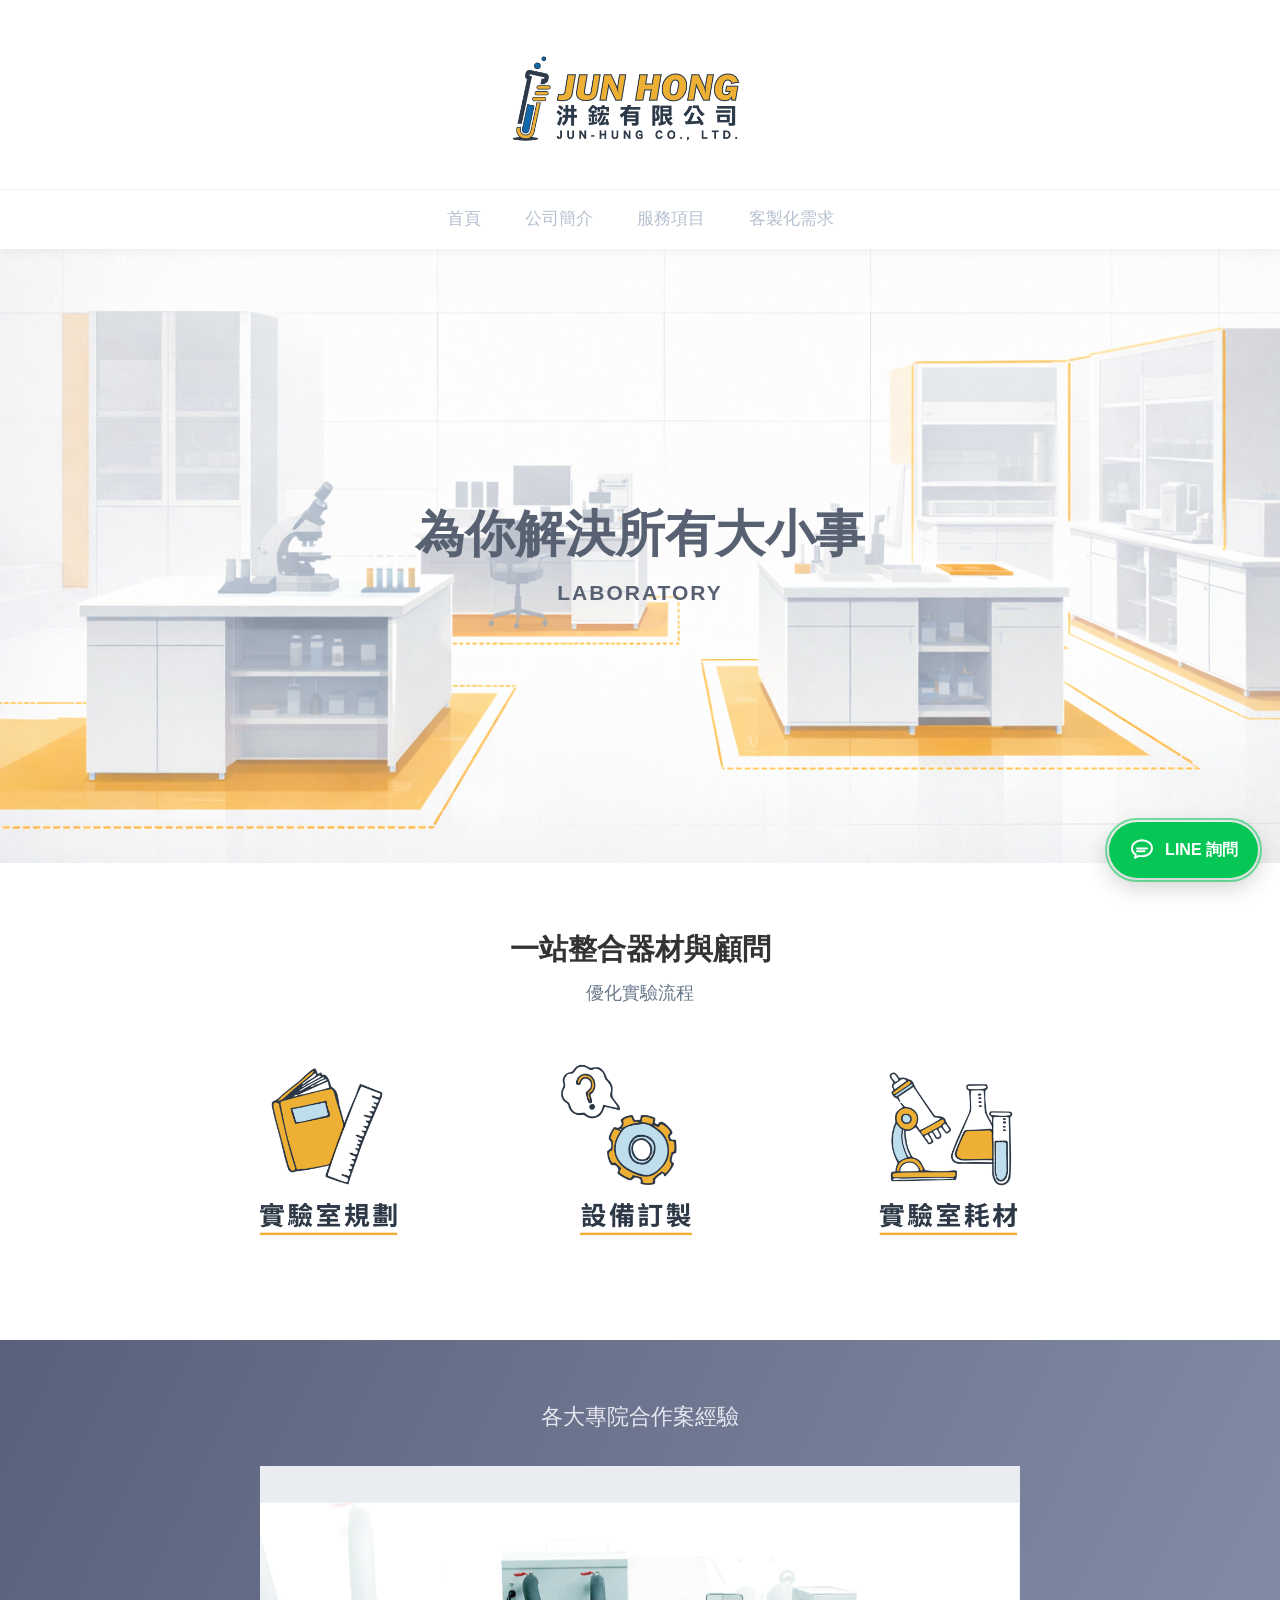
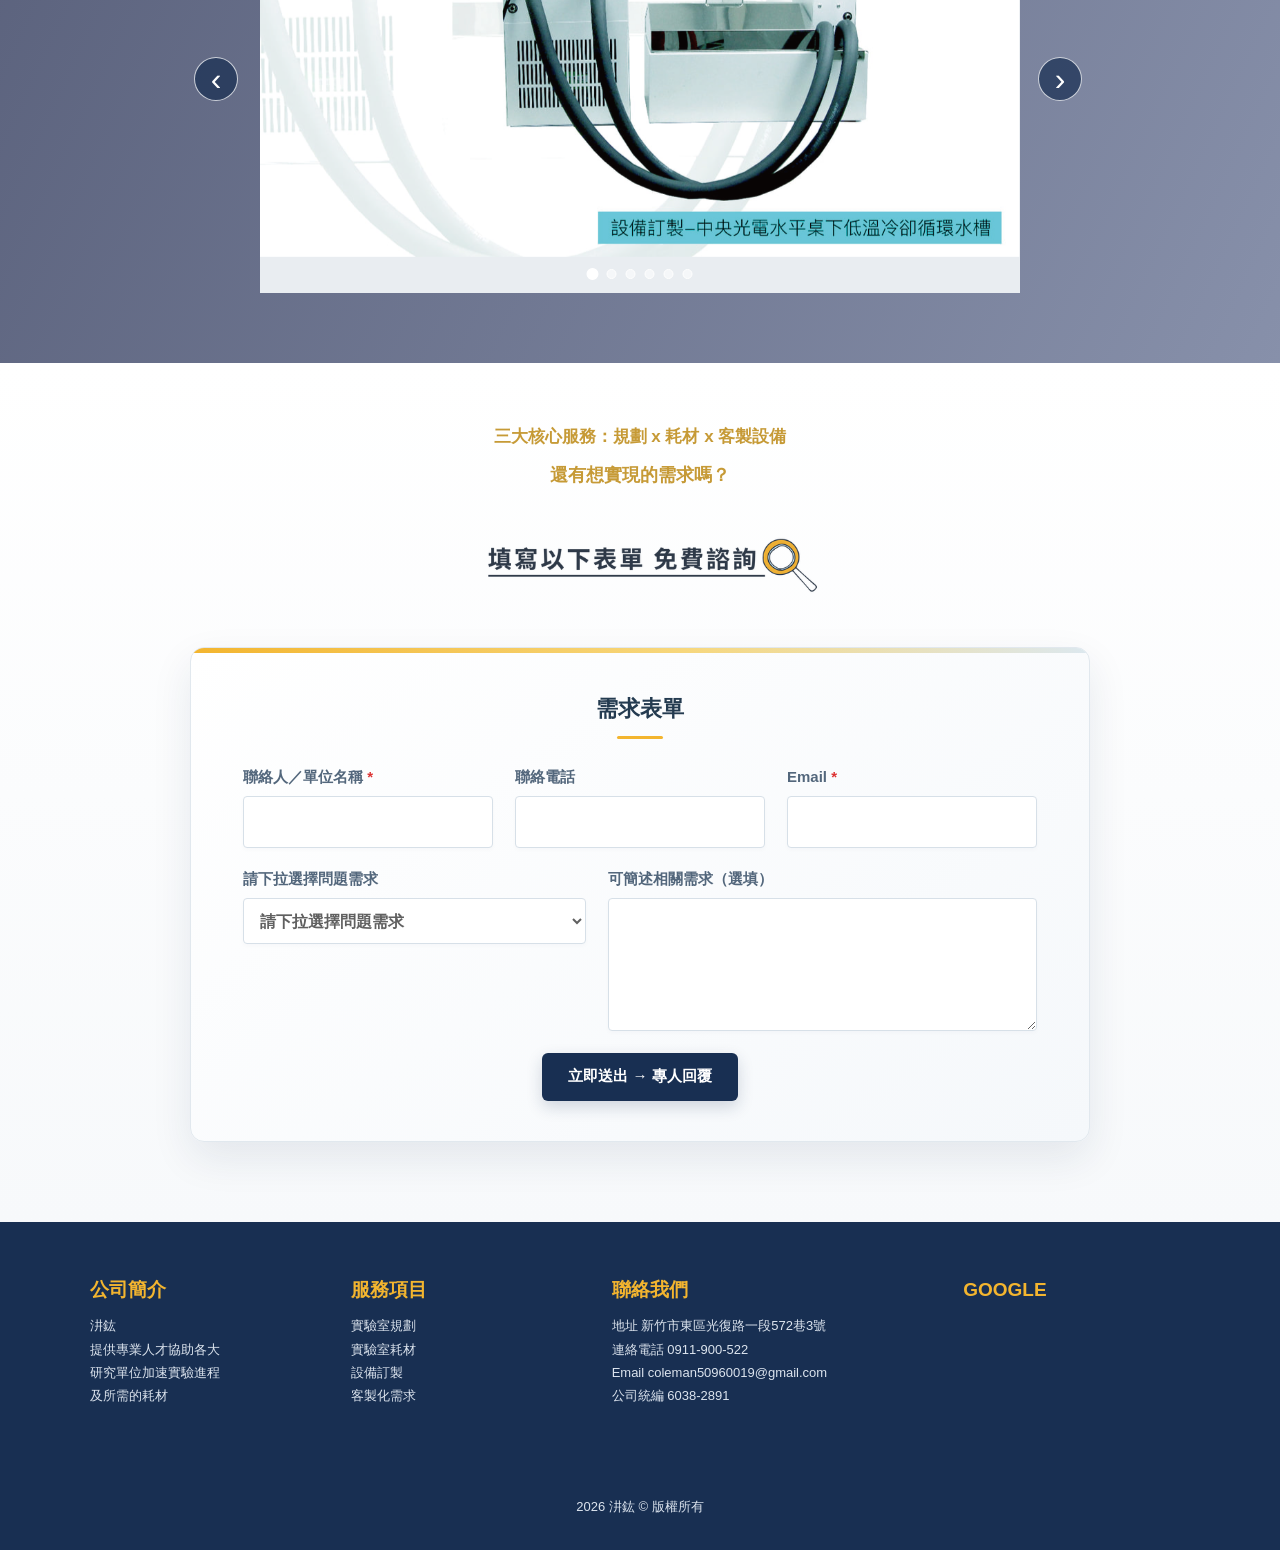
<file: index.html>
<!doctype html>
<html lang="zh-Hant">
<head>
<meta charset="utf-8">
<meta name="viewport" content="width=device-width,initial-scale=1">
<title>首頁｜汫鈜</title>
<link rel="stylesheet" href="css/style.css">
</head>
<body>
<header class="site-header">
  <div class="brand"><a href="index.html"><img src="assets/logo.png" alt="汫鈜 JUN HONG"></a></div>
  <div class="nav-wrap">
    <button class="menu-toggle" aria-label="開啟選單">☰</button>
    <nav class="nav">
      <a href="index.html">首頁</a>
      <a href="company.html">公司簡介</a>
      <div class="nav-item">
        <button type="button">服務項目</button>
        <div class="dropdown">
          <a href="lab-planning.html">實驗室規劃</a>
          <a href="equipment.html">設備訂製</a>
          <a href="consumables.html">實驗室耗材</a>
        </div>
      </div>
      <a href="contact.html">客製化需求</a>
    </nav>
  </div>
</header>

<main>
<section class="hero home-hero" style="background-image:url('assets/heroes/home.jpg')">
  <div class="hero-content">
    <h1>為你解決所有大小事</h1>
    <p>LABORATORY</p>
  </div>
</section>

<section class="section home-intro">
  <div class="container">
    <h2>一站整合器材與顧問</h2>
    <p>優化實驗流程</p>
    <div class="home-service-grid">
      <a href="lab-planning.html"><img src="assets/service/lab-planning.png" alt="實驗室規劃"><svg class="home-service-circle" viewBox="0 0 300 220" preserveAspectRatio="none" aria-hidden="true"><path d="M25 78 C29 32 80 8 148 10 C216 12 274 37 278 78 C281 119 232 146 166 148 C100 150 42 130 27 100 C22 91 22 84 25 78Z"/></svg></a>
      <a href="equipment.html"><img src="assets/service/equipment.png" alt="設備訂製"><svg class="home-service-circle" viewBox="0 0 300 220" preserveAspectRatio="none" aria-hidden="true"><path d="M25 78 C29 32 80 8 148 10 C216 12 274 37 278 78 C281 119 232 146 166 148 C100 150 42 130 27 100 C22 91 22 84 25 78Z"/></svg></a>
      <a href="consumables.html"><img src="assets/service/consumables.png" alt="實驗室耗材"><svg class="home-service-circle" viewBox="0 0 300 220" preserveAspectRatio="none" aria-hidden="true"><path d="M25 78 C29 32 80 8 148 10 C216 12 274 37 278 78 C281 119 232 146 166 148 C100 150 42 130 27 100 C22 91 22 84 25 78Z"/></svg></a>
    </div>
  </div>
</section>

<section class="case-band">
  <div class="container">
    <div class="home-case-title">各大專院合作案經驗</div>
    <div class="home-case-carousel-wrap">
      <button class="home-case-control prev" type="button" aria-label="上一張案例">‹</button>
      <div class="case-image home-case-carousel" aria-label="合作案例照片輪播" aria-roledescription="輪播">
        <div class="home-case-slides">
          <img class="is-active" src="assets/cases/equipment-tank.png" alt="設備訂製案例" aria-hidden="false">
          <img src="assets/cases/lab-tiger.jpg" alt="虎科實驗室規劃案例" aria-hidden="true">
          <img src="assets/cases/lab-table.png" alt="實驗桌規劃案例" aria-hidden="true">
          <img src="assets/cases/equipment-heater.jpg" alt="加熱設備訂製案例" aria-hidden="true">
          <img src="assets/cases/equipment-roller.jpg" alt="設備訂製案例" aria-hidden="true">
          <img src="assets/cases/lab-gas.png" alt="實驗室設備規劃案例" aria-hidden="true">
        </div>
        <div class="home-case-dots" aria-label="選擇案例照片"></div>
      </div>
      <button class="home-case-control next" type="button" aria-label="下一張案例">›</button>
    </div>
  </div>
</section>

<section class="home-contact-cta">
  <div class="container">
    <p class="home-cta-lead">三大核心服務：規劃 x 耗材 x 客製設備</p>
    <p class="home-cta-question">還有想實現的需求嗎？</p>
    <img class="home-cta-title" src="assets/contact-cta.png" alt="填寫以下表單 免費諮詢">

    <div class="home-form-panel">
      <div class="home-form-title">需求表單</div>
      <form action="https://formsubmit.co/coleman50960019@gmail.com" method="POST" class="home-contact-form">
        <input type="hidden" name="_subject" value="【汫鈜網站】收到新的客製化需求">
        <input type="hidden" name="_captcha" value="false">
        <input type="hidden" name="_template" value="table">

        <div class="home-form-top">
          <label>聯絡人／單位名稱 <span>*</span><input type="text" name="聯絡人／單位名稱" required></label>
          <label>聯絡電話<input type="tel" name="聯絡電話"></label>
          <label>Email <span>*</span><input type="email" name="Email" required></label>
        </div>
        <div class="home-form-bottom">
          <label>請下拉選擇問題需求
            <select name="諮詢需求" required>
              <option value="">請下拉選擇問題需求</option>
              <option>實驗室規劃（等相關問題）</option>
              <option>設備訂製（等相關問題）</option>
              <option>實驗室耗材訂購（等相關問題）</option>
              <option>其他需求</option>
            </select>
          </label>
          <label>可簡述相關需求（選填）
            <textarea name="需求內容" rows="4" placeholder=""></textarea>
          </label>
        </div>
        <button type="submit">立即送出 → 專人回覆</button>
      </form>
    </div>
  </div>
</section>
</main>

<footer class="footer">
  <div class="container">
    <div class="footer-grid">
      <div><h3>公司簡介</h3><p>汫鈜</p><p>提供專業人才協助各大<br>研究單位加速實驗進程<br>及所需的耗材</p></div>
      <div><h3>服務項目</h3><ul><li><a href="lab-planning.html">實驗室規劃</a></li><li><a href="consumables.html">實驗室耗材</a></li><li><a href="equipment.html">設備訂製</a></li><li><a href="contact.html">客製化需求</a></li></ul></div>
      <div><h3>聯絡我們</h3><p>地址 新竹市東區光復路一段572巷3號</p><p>連絡電話 0911-900-522</p><p>Email coleman50960019@gmail.com</p><p>公司統編 6038-2891</p></div>
      <div><h3>GOOGLE</h3><iframe class="map" loading="lazy" src="https://www.google.com/maps?q=%E6%96%B0%E7%AB%B9%E5%B8%82%E6%9D%B1%E5%8D%80%E5%85%89%E5%BE%A9%E8%B7%AF%E4%B8%80%E6%AE%B5572%E5%B7%B73%E8%99%9F&output=embed"></iframe></div>
    </div>
    <div class="copyright">2026 汫鈜 © 版權所有</div>
  </div>
</footer>
<script src="js/main.js"></script>
</body>
</html>
</file>
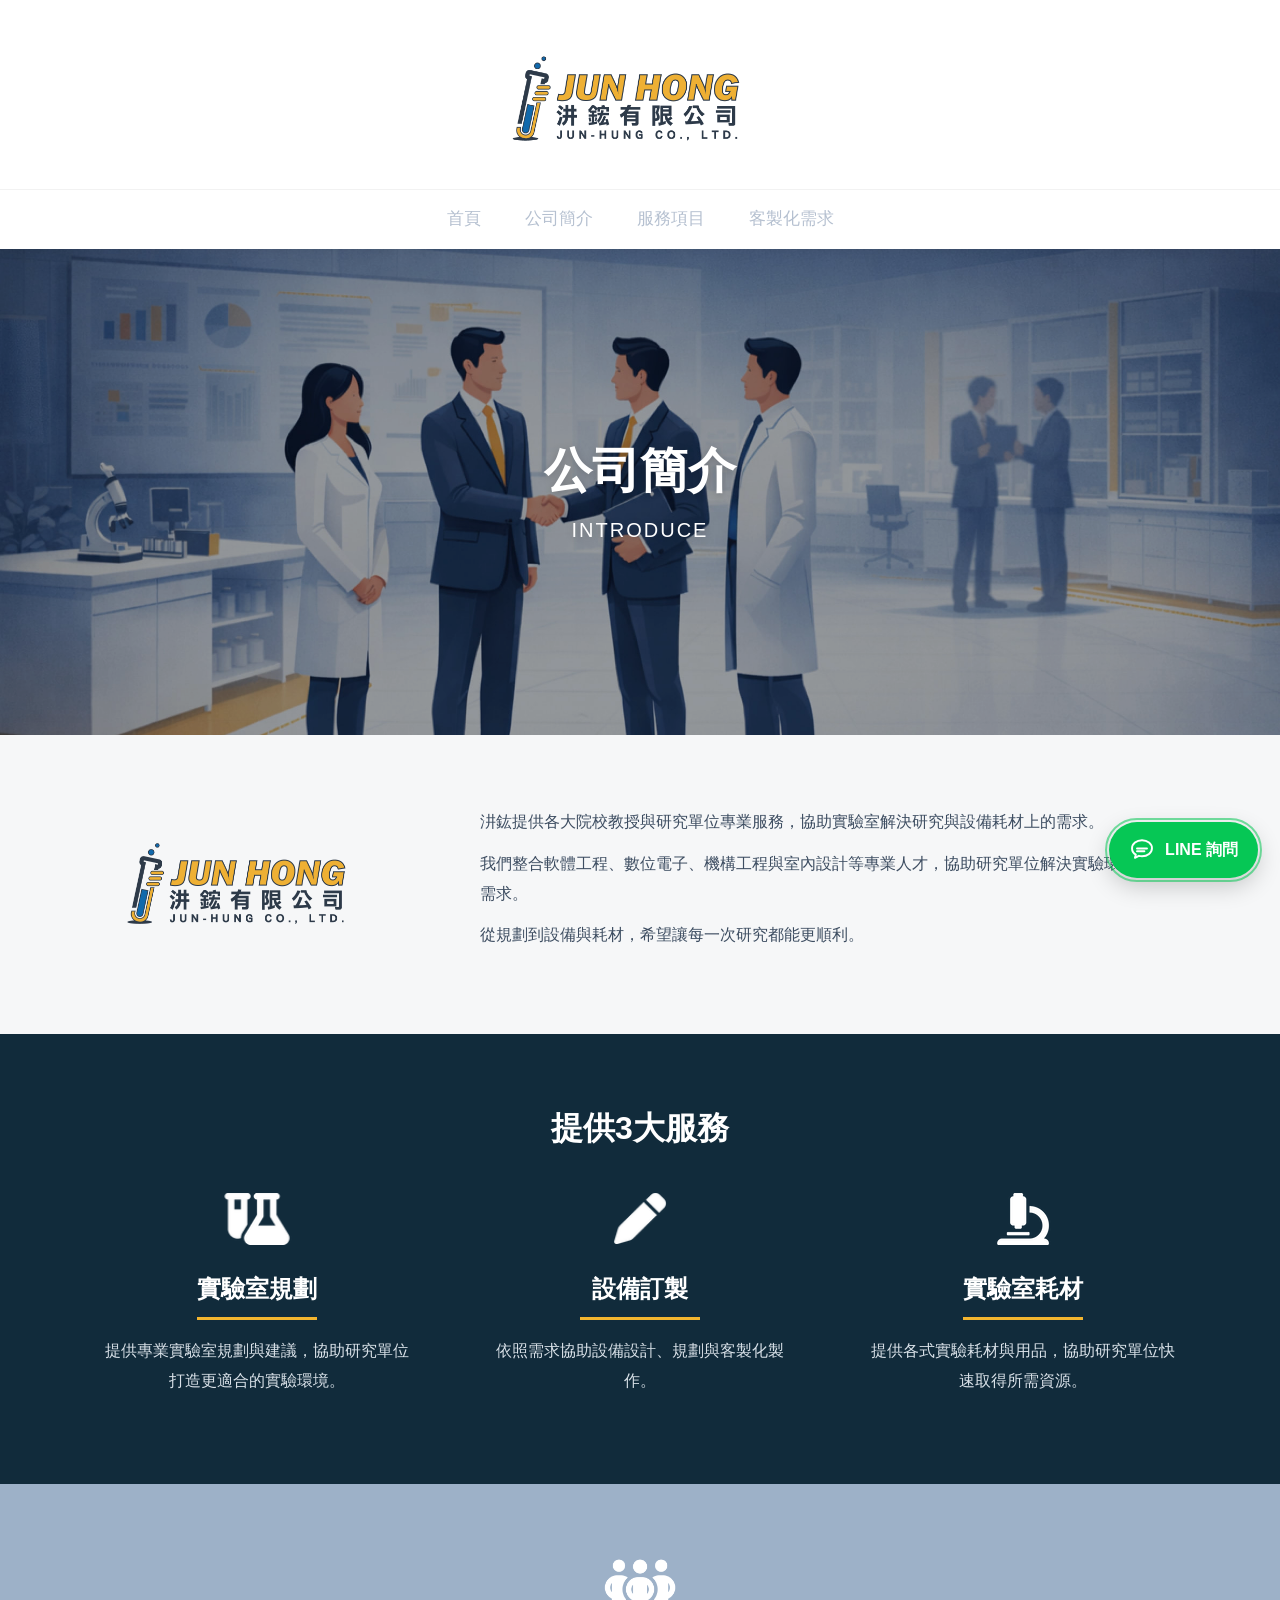
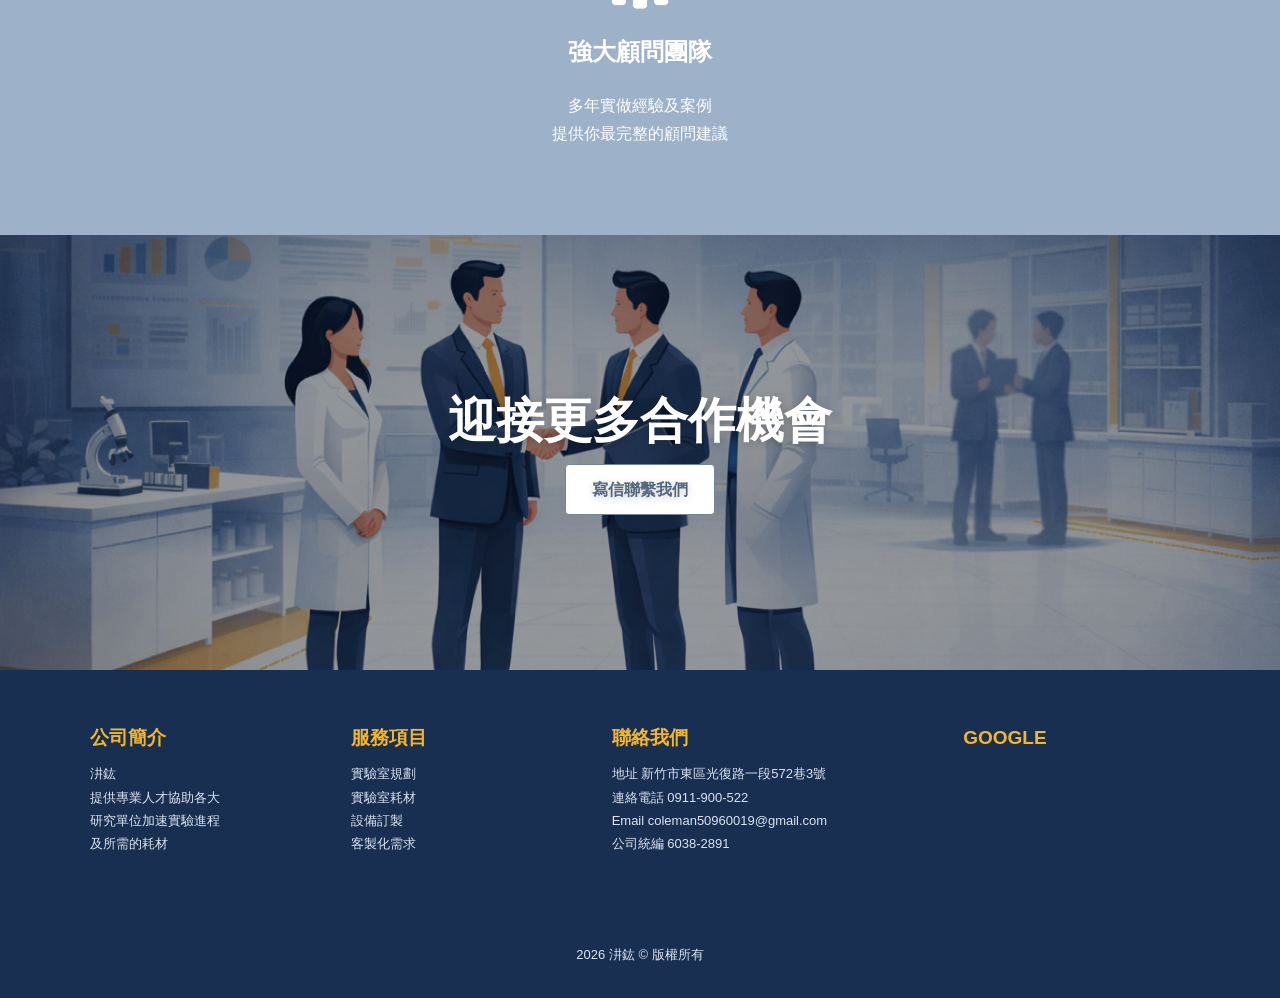
<file: company.html>
<!doctype html><html lang="zh-Hant"><head><meta charset="utf-8"><meta name="viewport" content="width=device-width,initial-scale=1"><title>公司簡介｜汫鈜</title><link rel="stylesheet" href="css/style.css"></head><body><header class="site-header"><div class="brand"><a href="index.html"><img src="assets/logo.png" alt="汫鈜 JUN HUNG"></a></div><div class="nav-wrap"><button class="menu-toggle" aria-label="開啟選單">☰</button><nav class="nav"><a href="index.html">首頁</a><a href="company.html">公司簡介</a><div class="nav-item"><button type="button">服務項目</button><div class="dropdown"><a href="lab-planning.html">實驗室規劃</a><a href="equipment.html">設備訂製</a><a href="consumables.html">實驗室耗材</a></div></div><a href="contact.html">客製化需求</a></nav></div></header><main><section class="hero" style="background-image:url('assets/heroes/company.jpg')"><div class="hero-content"><h1>公司簡介</h1><p>INTRODUCE</p></div></section><section class="section company-intro"><div class="container company-grid"><img class="company-logo" src="assets/logo.png" alt="汫鈜"><div><p>汫鈜提供各大院校教授與研究單位專業服務，協助實驗室解決研究與設備耗材上的需求。</p><p>我們整合軟體工程、數位電子、機構工程與室內設計等專業人才，協助研究單位解決實驗環境與設備需求。</p><p>從規劃到設備與耗材，希望讓每一次研究都能更順利。</p></div></div></section><section class="section dark-service"><div class="container"><h2 class="section-title">提供3大服務</h2><div class="service-grid"><div class="service-card"><img src="assets/service/c-icon1.png" alt="實驗室規劃圖示"><h3>實驗室規劃</h3><p>提供專業實驗室規劃與建議，協助研究單位打造更適合的實驗環境。</p></div><div class="service-card"><img src="assets/service/c-icon2.png" alt="設備訂製圖示"><h3>設備訂製</h3><p>依照需求協助設備設計、規劃與客製化製作。</p></div><div class="service-card"><img src="assets/service/c-icon3.png" alt="實驗室耗材圖示"><h3>實驗室耗材</h3><p>提供各式實驗耗材與用品，協助研究單位快速取得所需資源。</p></div></div></div></section><section class="section team-band"><div class="container"><img src="assets/service/team.png" alt="團隊"><h2>強大顧問團隊</h2><p>多年實做經驗及案例<br>提供你最完整的顧問建議</p></div></section><section class="hero company-cta-hero" style="background-image:url('assets/heroes/company.jpg')"><div class="hero-content"><h1>迎接更多合作機會</h1><a class="button" href="contact.html">寫信聯繫我們</a></div></section></main><footer class="footer"><div class="container"><div class="footer-grid"><div><h3>公司簡介</h3><p>汫鈜</p><p>提供專業人才協助各大<br>研究單位加速實驗進程<br>及所需的耗材</p></div><div><h3>服務項目</h3><ul><li><a href="lab-planning.html">實驗室規劃</a></li><li><a href="consumables.html">實驗室耗材</a></li><li><a href="equipment.html">設備訂製</a></li><li><a href="contact.html">客製化需求</a></li></ul></div><div><h3>聯絡我們</h3><p>地址 新竹市東區光復路一段572巷3號</p><p>連絡電話 0911-900-522</p><p>Email coleman50960019@gmail.com</p><p>公司統編 6038-2891</p></div><div><h3>GOOGLE</h3><iframe class="map" loading="lazy" src="https://www.google.com/maps?q=%E6%96%B0%E7%AB%B9%E5%B8%82%E6%9D%B1%E5%8D%80%E5%85%89%E5%BE%A9%E8%B7%AF%E4%B8%80%E6%AE%B5572%E5%B7%B73%E8%99%9F&output=embed"></iframe></div></div><div class="copyright">2026 汫鈜 © 版權所有</div></div></footer><script src="js/main.js"></script></body></html>
</file>
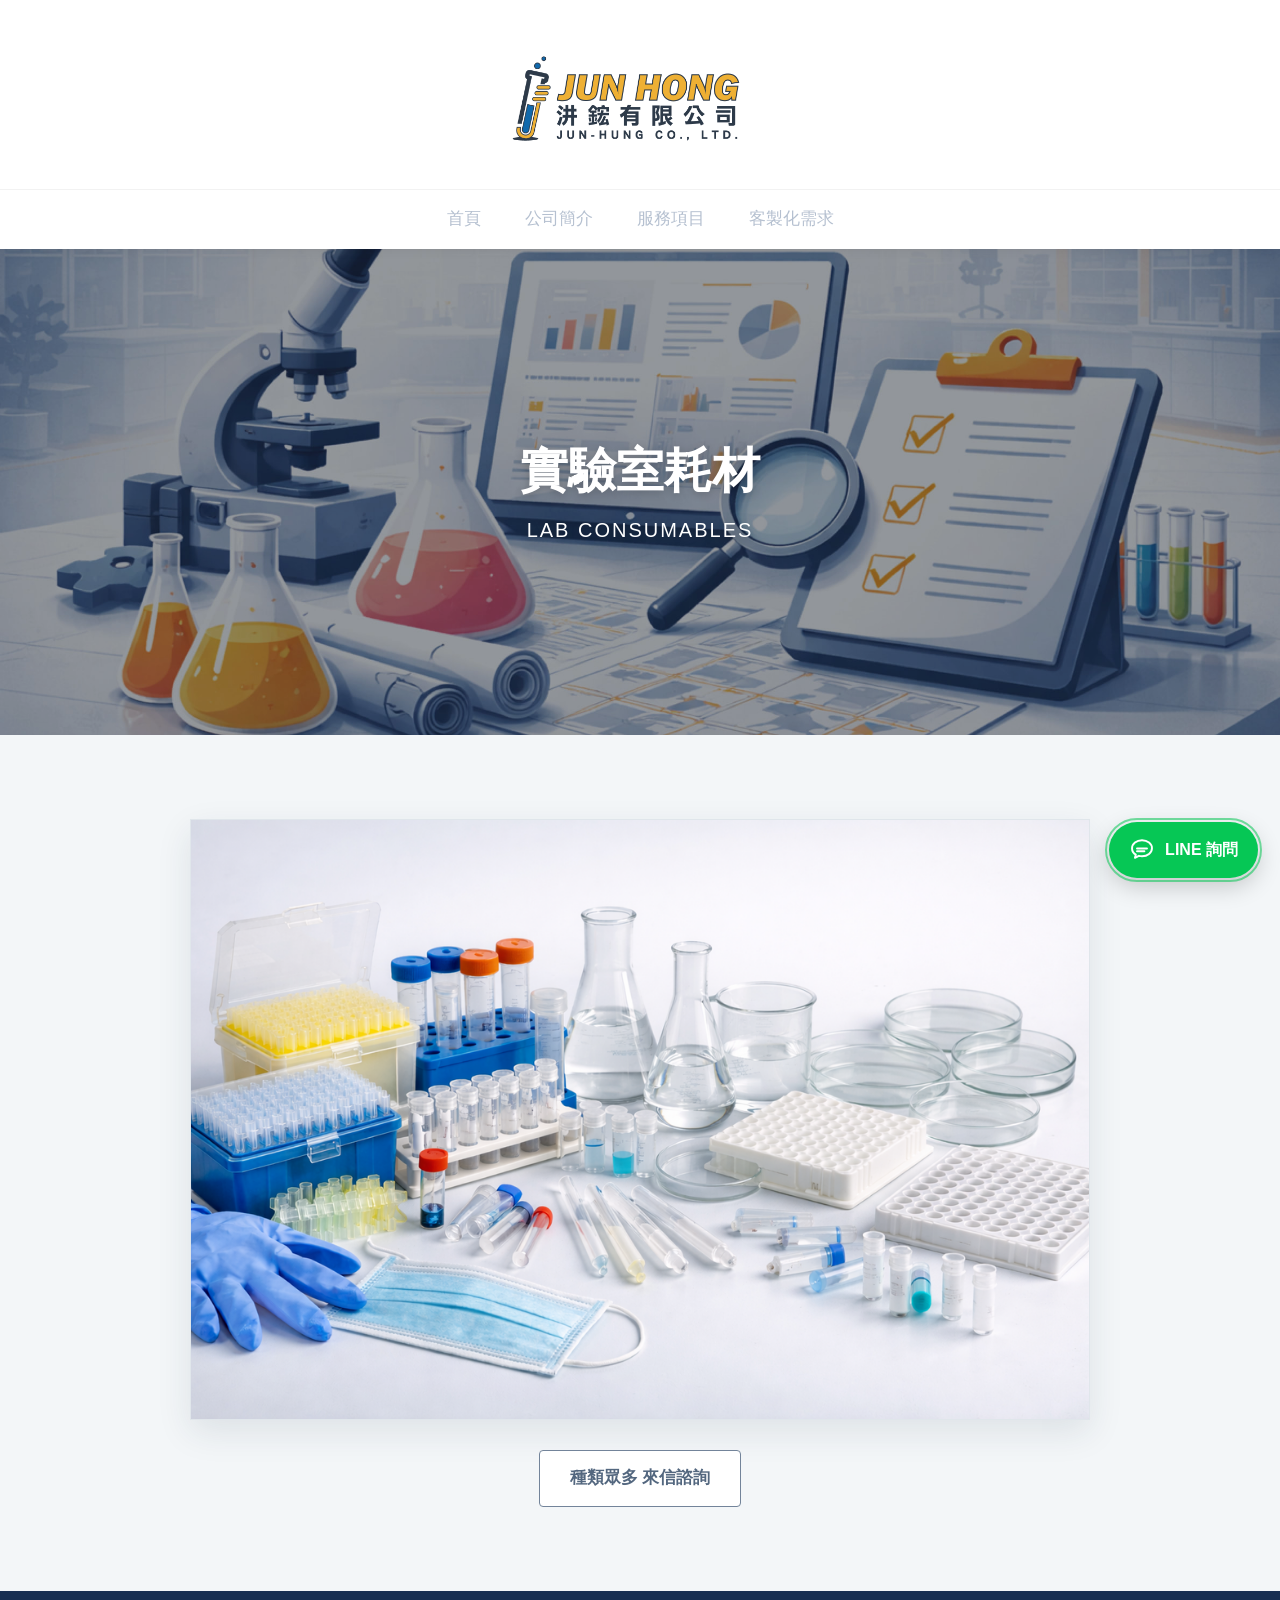
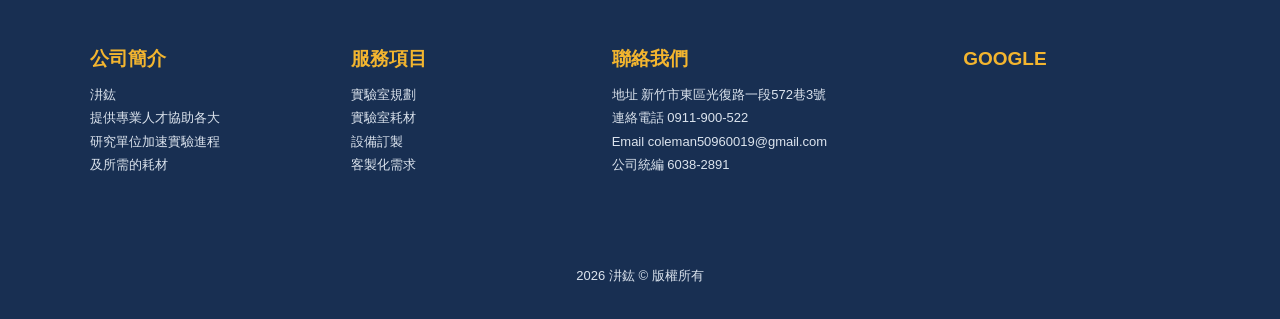
<file: consumables.html>
<!doctype html><html lang="zh-Hant"><head><meta charset="utf-8"><meta name="viewport" content="width=device-width,initial-scale=1"><title>實驗室耗材｜汫鈜</title><link rel="stylesheet" href="css/style.css"></head><body class="consumables-page"><header class="site-header"><div class="brand"><a href="index.html"><img src="assets/logo.png" alt="汫鈜 JUN HUNG"></a></div><div class="nav-wrap"><button class="menu-toggle" aria-label="開啟選單">☰</button><nav class="nav"><a href="index.html">首頁</a><a href="company.html">公司簡介</a><div class="nav-item"><button type="button">服務項目</button><div class="dropdown"><a href="lab-planning.html">實驗室規劃</a><a href="equipment.html">設備訂製</a><a href="consumables.html">實驗室耗材</a></div></div><a href="contact.html">客製化需求</a></nav></div></header><main><section class="hero" style="background-image:url('assets/heroes/consumables.jpg')"><div class="hero-content"><h1>實驗室耗材</h1><p>LAB CONSUMABLES</p></div></section><section class="section"><div class="container"><div class="simple-image"><img src="assets/cases/lab_orig.png" alt="實驗室耗材"></div><div style="text-align:center;margin-top:22px"><a class="button" href="contact.html">種類眾多 來信諮詢</a></div></div></section></main><footer class="footer"><div class="container"><div class="footer-grid"><div><h3>公司簡介</h3><p>汫鈜</p><p>提供專業人才協助各大<br>研究單位加速實驗進程<br>及所需的耗材</p></div><div><h3>服務項目</h3><ul><li><a href="lab-planning.html">實驗室規劃</a></li><li><a href="consumables.html">實驗室耗材</a></li><li><a href="equipment.html">設備訂製</a></li><li><a href="contact.html">客製化需求</a></li></ul></div><div><h3>聯絡我們</h3><p>地址 新竹市東區光復路一段572巷3號</p><p>連絡電話 0911-900-522</p><p>Email coleman50960019@gmail.com</p><p>公司統編 6038-2891</p></div><div><h3>GOOGLE</h3><iframe class="map" loading="lazy" src="https://www.google.com/maps?q=%E6%96%B0%E7%AB%B9%E5%B8%82%E6%9D%B1%E5%8D%80%E5%85%89%E5%BE%A9%E8%B7%AF%E4%B8%80%E6%AE%B5572%E5%B7%B73%E8%99%9F&output=embed"></iframe></div></div><div class="copyright">2026 汫鈜 © 版權所有</div></div></footer><script src="js/main.js"></script></body></html>
</file>
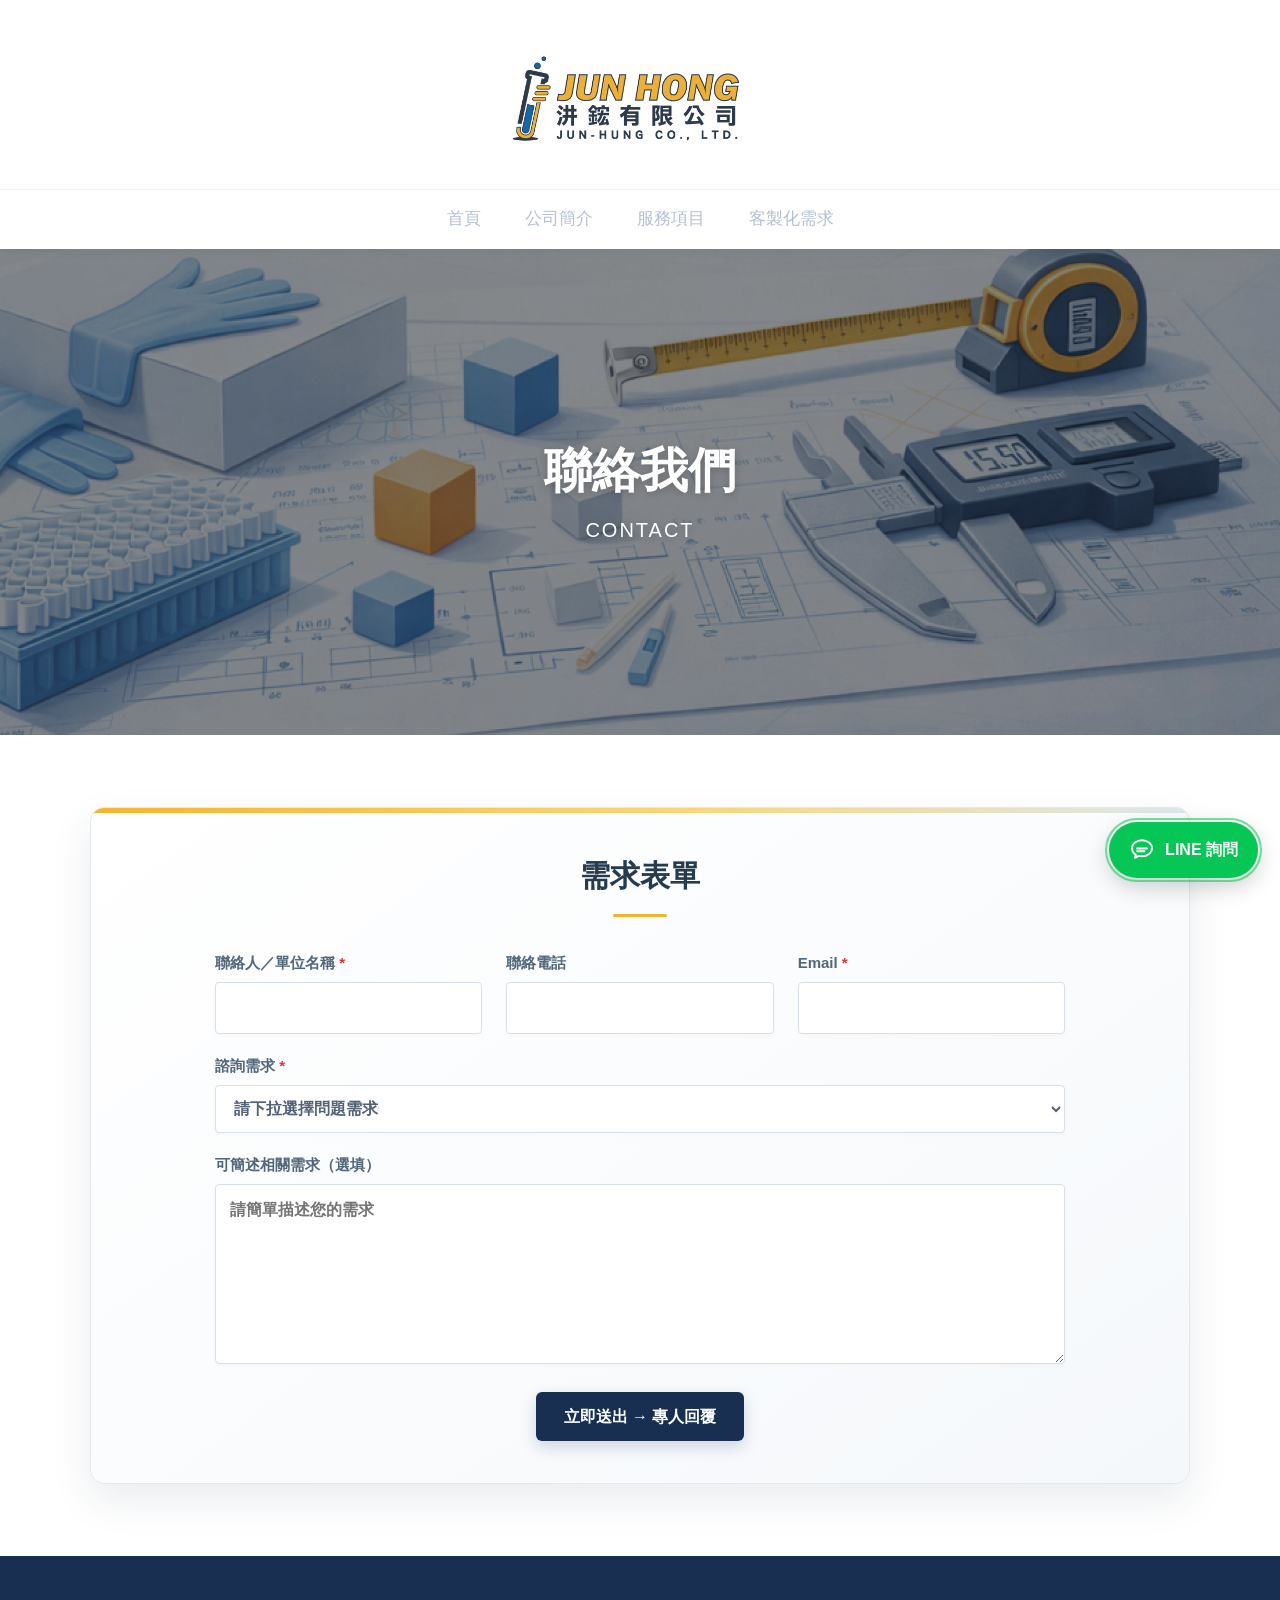
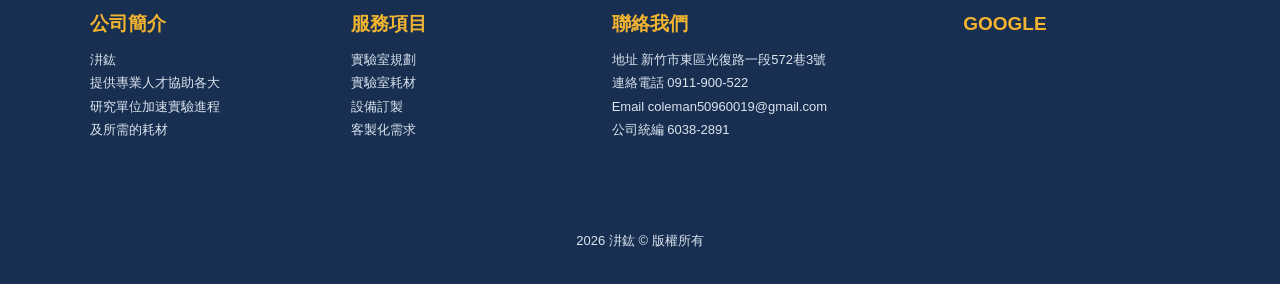
<file: contact.html>
<!doctype html>
<html lang="zh-Hant">
<head>
<meta charset="utf-8">
<meta name="viewport" content="width=device-width,initial-scale=1">
<title>客製化需求｜汫鈜</title>
<link rel="stylesheet" href="css/style.css">
</head>
<body>
<header class="site-header">
  <div class="brand"><a href="index.html"><img src="assets/logo.png" alt="汫鈜 JUN HUNG"></a></div>
  <div class="nav-wrap">
    <button class="menu-toggle" aria-label="開啟選單">☰</button>
    <nav class="nav">
      <a href="index.html">首頁</a>
      <a href="company.html">公司簡介</a>
      <div class="nav-item">
        <button type="button">服務項目</button>
        <div class="dropdown">
          <a href="lab-planning.html">實驗室規劃</a>
          <a href="equipment.html">設備訂製</a>
          <a href="consumables.html">實驗室耗材</a>
        </div>
      </div>
      <a href="contact.html">客製化需求</a>
    </nav>
  </div>
</header>

<main>
<section class="hero" style="background-image:url('assets/heroes/equipment.jpg')">
  <div class="hero-content">
    <h1>聯絡我們</h1>
    <p>CONTACT</p>
  </div>
</section>

<section class="section">
  <div class="container">
    <div class="contact-panel">
      <h2>需求表單</h2>

      <form action="https://formsubmit.co/coleman50960019@gmail.com" method="POST" class="real-contact-form">
        <input type="hidden" name="_subject" value="【汫鈜網站】收到新的客製化需求">
        <input type="hidden" name="_captcha" value="false">
        <input type="hidden" name="_template" value="table">

        <div class="form-grid">
          <label>
            聯絡人／單位名稱 <span>*</span>
            <input type="text" name="聯絡人／單位名稱" required>
          </label>

          <label>
            聯絡電話
            <input type="tel" name="聯絡電話">
          </label>

          <label>
            Email <span>*</span>
            <input type="email" name="Email" required>
          </label>

          <label class="wide">
            諮詢需求 <span>*</span>
            <select name="諮詢需求" required>
              <option value="">請下拉選擇問題需求</option>
              <option>實驗室規劃（等相關問題）</option>
              <option>設備訂製（等相關問題）</option>
              <option>實驗室耗材訂購（等相關問題）</option>
              <option>其他需求</option>
            </select>
          </label>

          <label class="wide">
            可簡述相關需求（選填）
            <textarea name="需求內容" rows="6" placeholder="請簡單描述您的需求"></textarea>
          </label>
        </div>

        <button class="submit-btn" type="submit">立即送出 → 專人回覆</button>
      </form>
    </div>
  </div>
</section>
</main>

<footer class="footer">
<div class="container">
<div class="footer-grid">
<div><h3>公司簡介</h3><p>汫鈜</p><p>提供專業人才協助各大<br>研究單位加速實驗進程<br>及所需的耗材</p></div>
<div><h3>服務項目</h3><ul><li><a href="lab-planning.html">實驗室規劃</a></li><li><a href="consumables.html">實驗室耗材</a></li><li><a href="equipment.html">設備訂製</a></li><li><a href="contact.html">客製化需求</a></li></ul></div>
<div><h3>聯絡我們</h3><p>地址 新竹市東區光復路一段572巷3號</p><p>連絡電話 0911-900-522</p><p>Email coleman50960019@gmail.com</p><p>公司統編 6038-2891</p></div>
<div><h3>GOOGLE</h3><iframe class="map" loading="lazy" src="https://www.google.com/maps?q=%E6%96%B0%E7%AB%B9%E5%B8%82%E6%9D%B1%E5%8D%80%E5%85%89%E5%BE%A9%E8%B7%AF%E4%B8%80%E6%AE%B5572%E5%B7%B73%E8%99%9F&output=embed"></iframe></div>
</div>
<div class="copyright">2026 汫鈜 © 版權所有</div>
</div>
</footer>
<script src="js/main.js"></script>
</body>
</html>
</file>
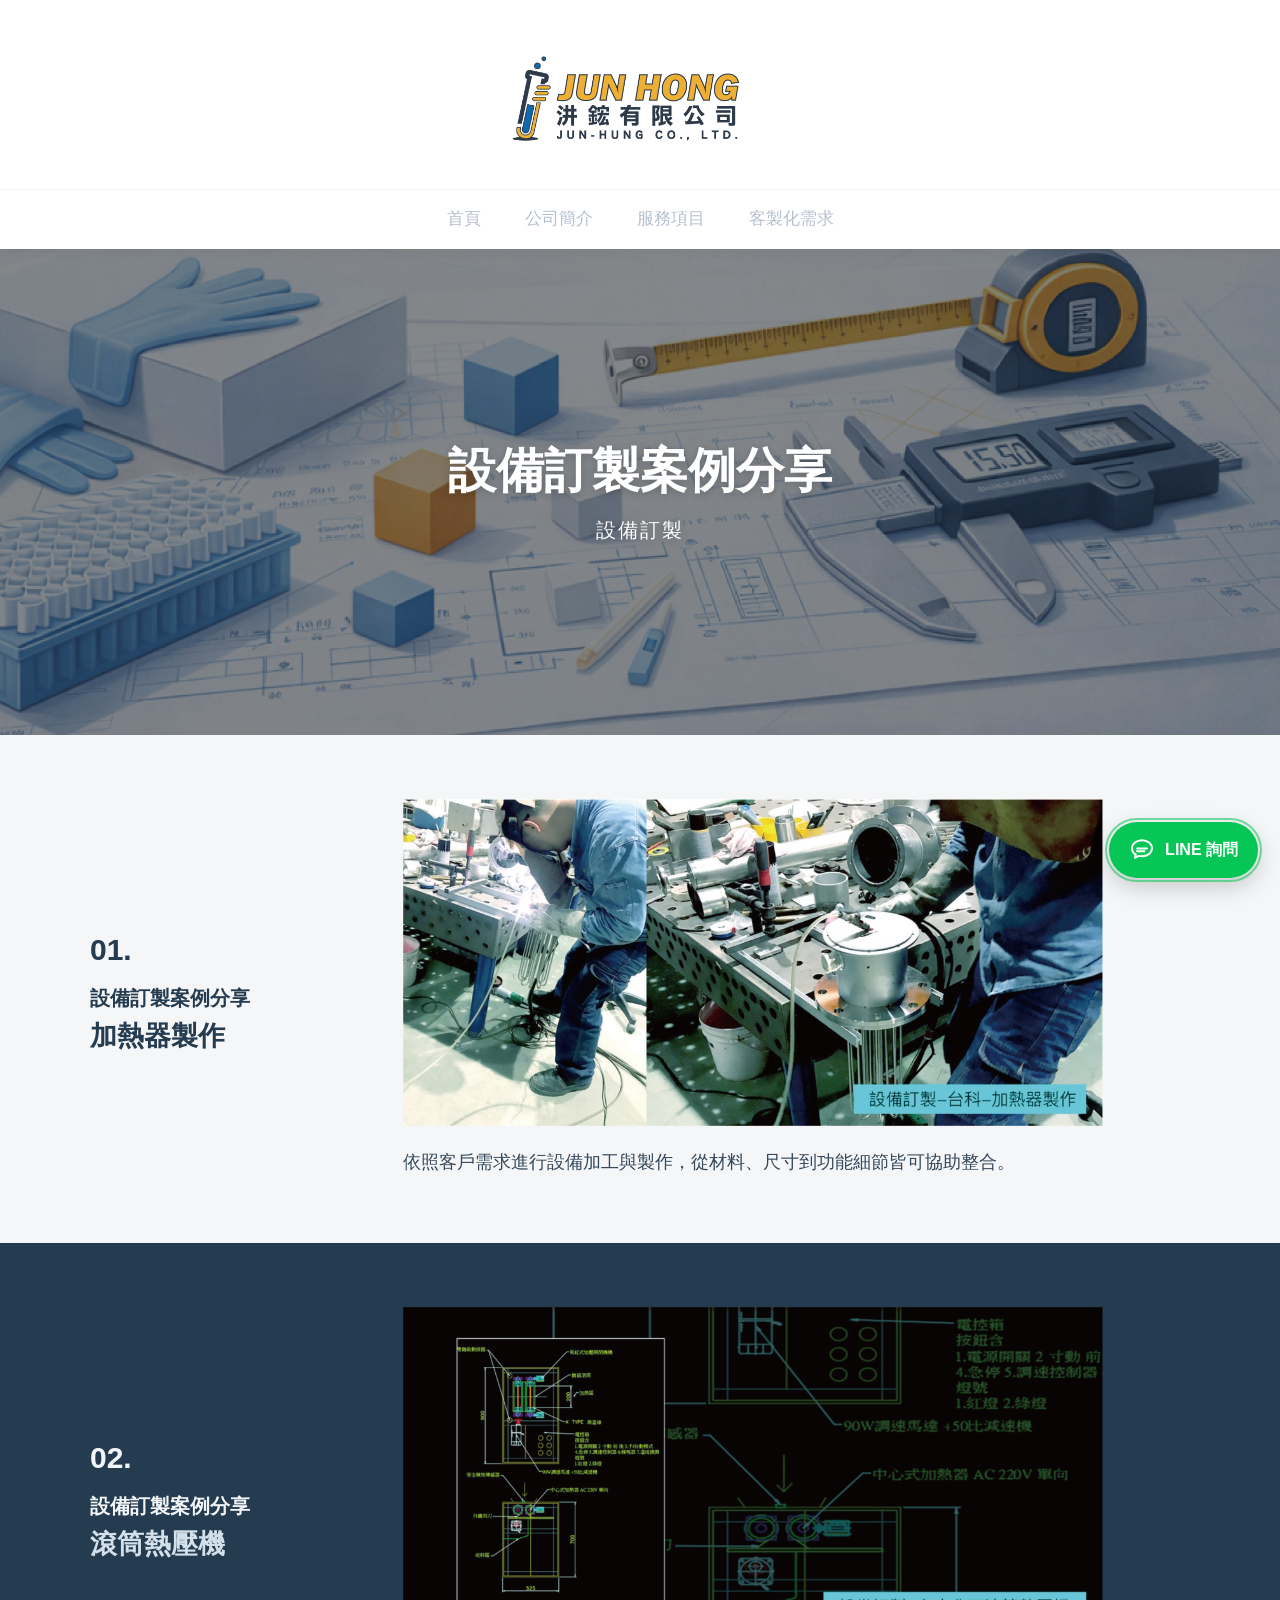
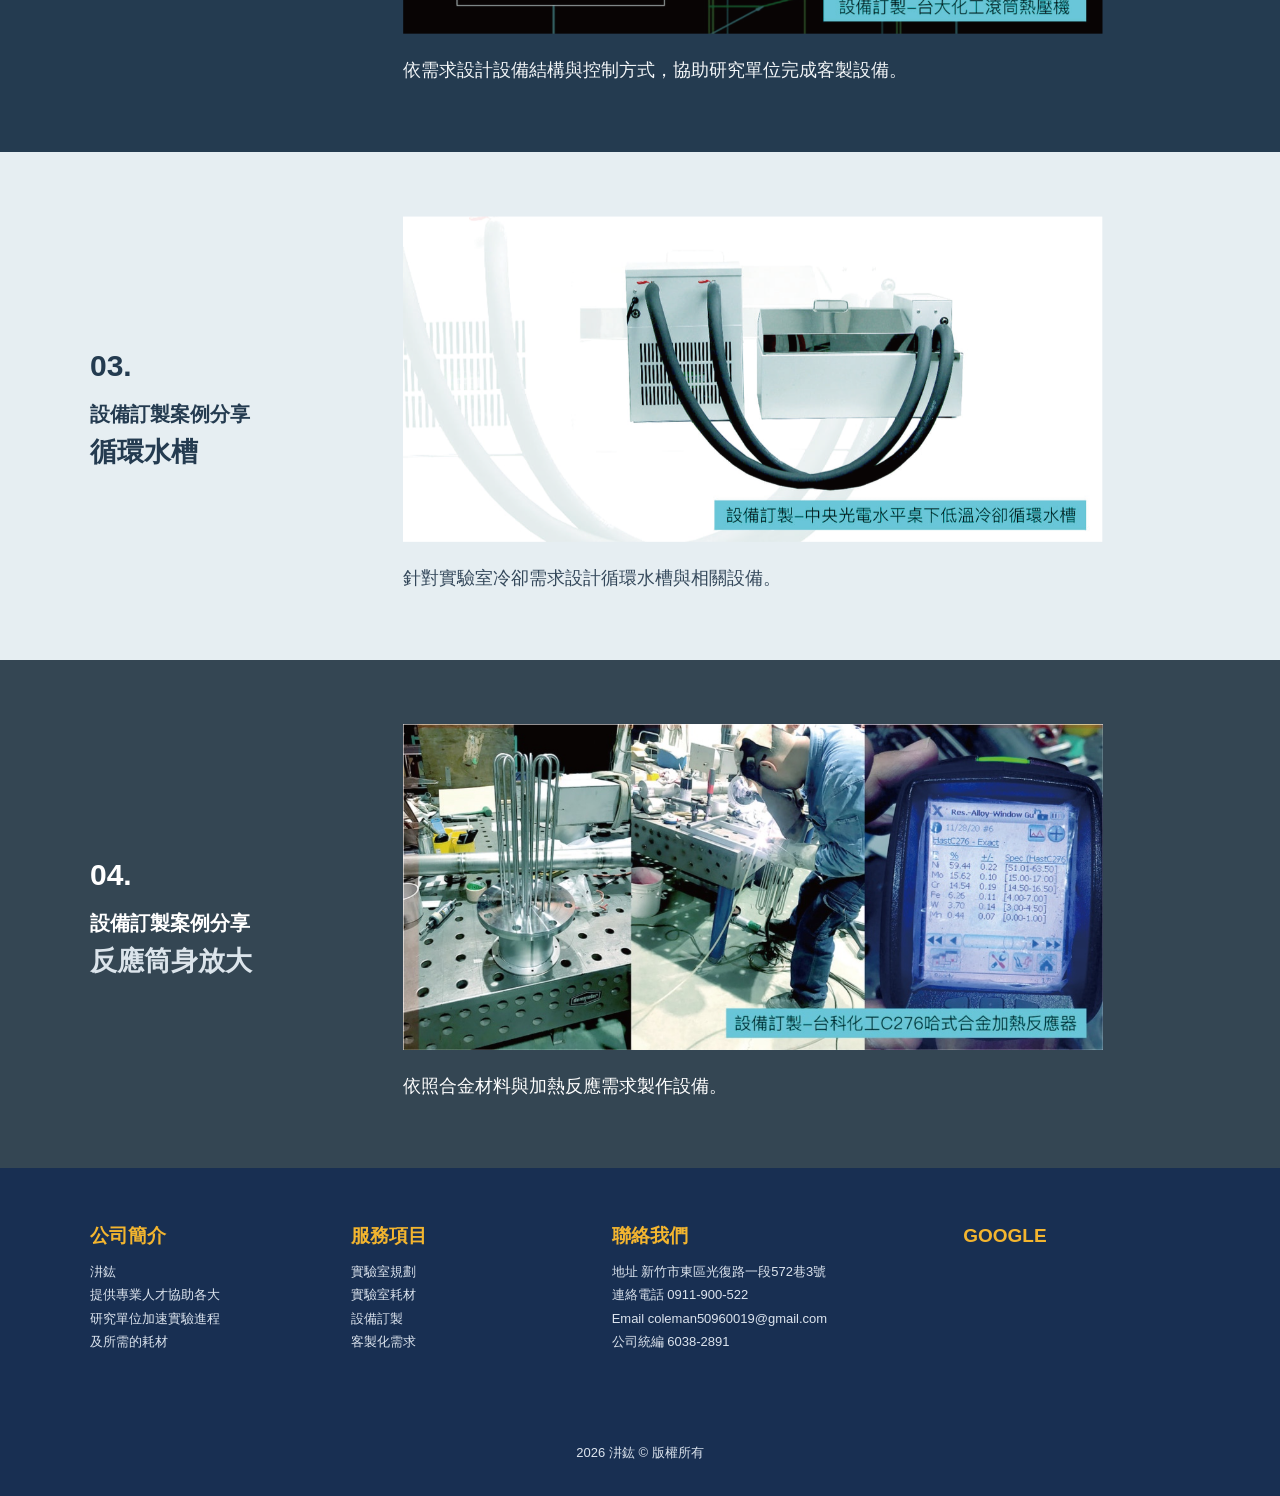
<file: equipment.html>
<!doctype html><html lang="zh-Hant"><head><meta charset="utf-8"><meta name="viewport" content="width=device-width,initial-scale=1"><title>設備訂製｜汫鈜</title><link rel="stylesheet" href="css/style.css"></head><body class="equipment-page"><header class="site-header"><div class="brand"><a href="index.html"><img src="assets/logo.png" alt="汫鈜 JUN HUNG"></a></div><div class="nav-wrap"><button class="menu-toggle" aria-label="開啟選單">☰</button><nav class="nav"><a href="index.html">首頁</a><a href="company.html">公司簡介</a><div class="nav-item"><button type="button">服務項目</button><div class="dropdown"><a href="lab-planning.html">實驗室規劃</a><a href="equipment.html">設備訂製</a><a href="consumables.html">實驗室耗材</a></div></div><a href="contact.html">客製化需求</a></nav></div></header><main><section class="hero" style="background-image:url('assets/heroes/equipment.jpg')"><div class="hero-content"><h1>設備訂製案例分享</h1><p>設備訂製</p></div></section><section class="case-section"><section class="case-row" style="background:#f4f6f8"><div class="container case-grid"><div class="case-index"><div>01.</div><strong>設備訂製案例分享</strong><span>加熱器製作</span></div><div class="case-copy"><img src="assets/cases/equipment-heater.jpg" alt="設備訂製案例分享 加熱器製作"><p>依照客戶需求進行設備加工與製作，從材料、尺寸到功能細節皆可協助整合。</p></div></div></section><section class="case-row" style="background:#243b50"><div class="container case-grid"><div class="case-index"><div>02.</div><strong>設備訂製案例分享</strong><span>滾筒熱壓機</span></div><div class="case-copy"><img src="assets/cases/equipment-roller.jpg" alt="設備訂製案例分享 滾筒熱壓機"><p>依需求設計設備結構與控制方式，協助研究單位完成客製設備。</p></div></div></section><section class="case-row" style="background:#e6eef2"><div class="container case-grid"><div class="case-index"><div>03.</div><strong>設備訂製案例分享</strong><span>循環水槽</span></div><div class="case-copy"><img src="assets/cases/equipment-tank.png" alt="設備訂製案例分享 循環水槽"><p>針對實驗室冷卻需求設計循環水槽與相關設備。</p></div></div></section><section class="case-row" style="background:#344653"><div class="container case-grid"><div class="case-index"><div>04.</div><strong>設備訂製案例分享</strong><span>反應筒身放大</span></div><div class="case-copy"><img src="assets/cases/equipment-alloy.jpg" alt="設備訂製案例分享 反應筒身放大"><p>依照合金材料與加熱反應需求製作設備。</p></div></div></section></section></main><footer class="footer"><div class="container"><div class="footer-grid"><div><h3>公司簡介</h3><p>汫鈜</p><p>提供專業人才協助各大<br>研究單位加速實驗進程<br>及所需的耗材</p></div><div><h3>服務項目</h3><ul><li><a href="lab-planning.html">實驗室規劃</a></li><li><a href="consumables.html">實驗室耗材</a></li><li><a href="equipment.html">設備訂製</a></li><li><a href="contact.html">客製化需求</a></li></ul></div><div><h3>聯絡我們</h3><p>地址 新竹市東區光復路一段572巷3號</p><p>連絡電話 0911-900-522</p><p>Email coleman50960019@gmail.com</p><p>公司統編 6038-2891</p></div><div><h3>GOOGLE</h3><iframe class="map" loading="lazy" src="https://www.google.com/maps?q=%E6%96%B0%E7%AB%B9%E5%B8%82%E6%9D%B1%E5%8D%80%E5%85%89%E5%BE%A9%E8%B7%AF%E4%B8%80%E6%AE%B5572%E5%B7%B73%E8%99%9F&output=embed"></iframe></div></div><div class="copyright">2026 汫鈜 © 版權所有</div></div></footer><script src="js/main.js"></script></body></html>
</file>
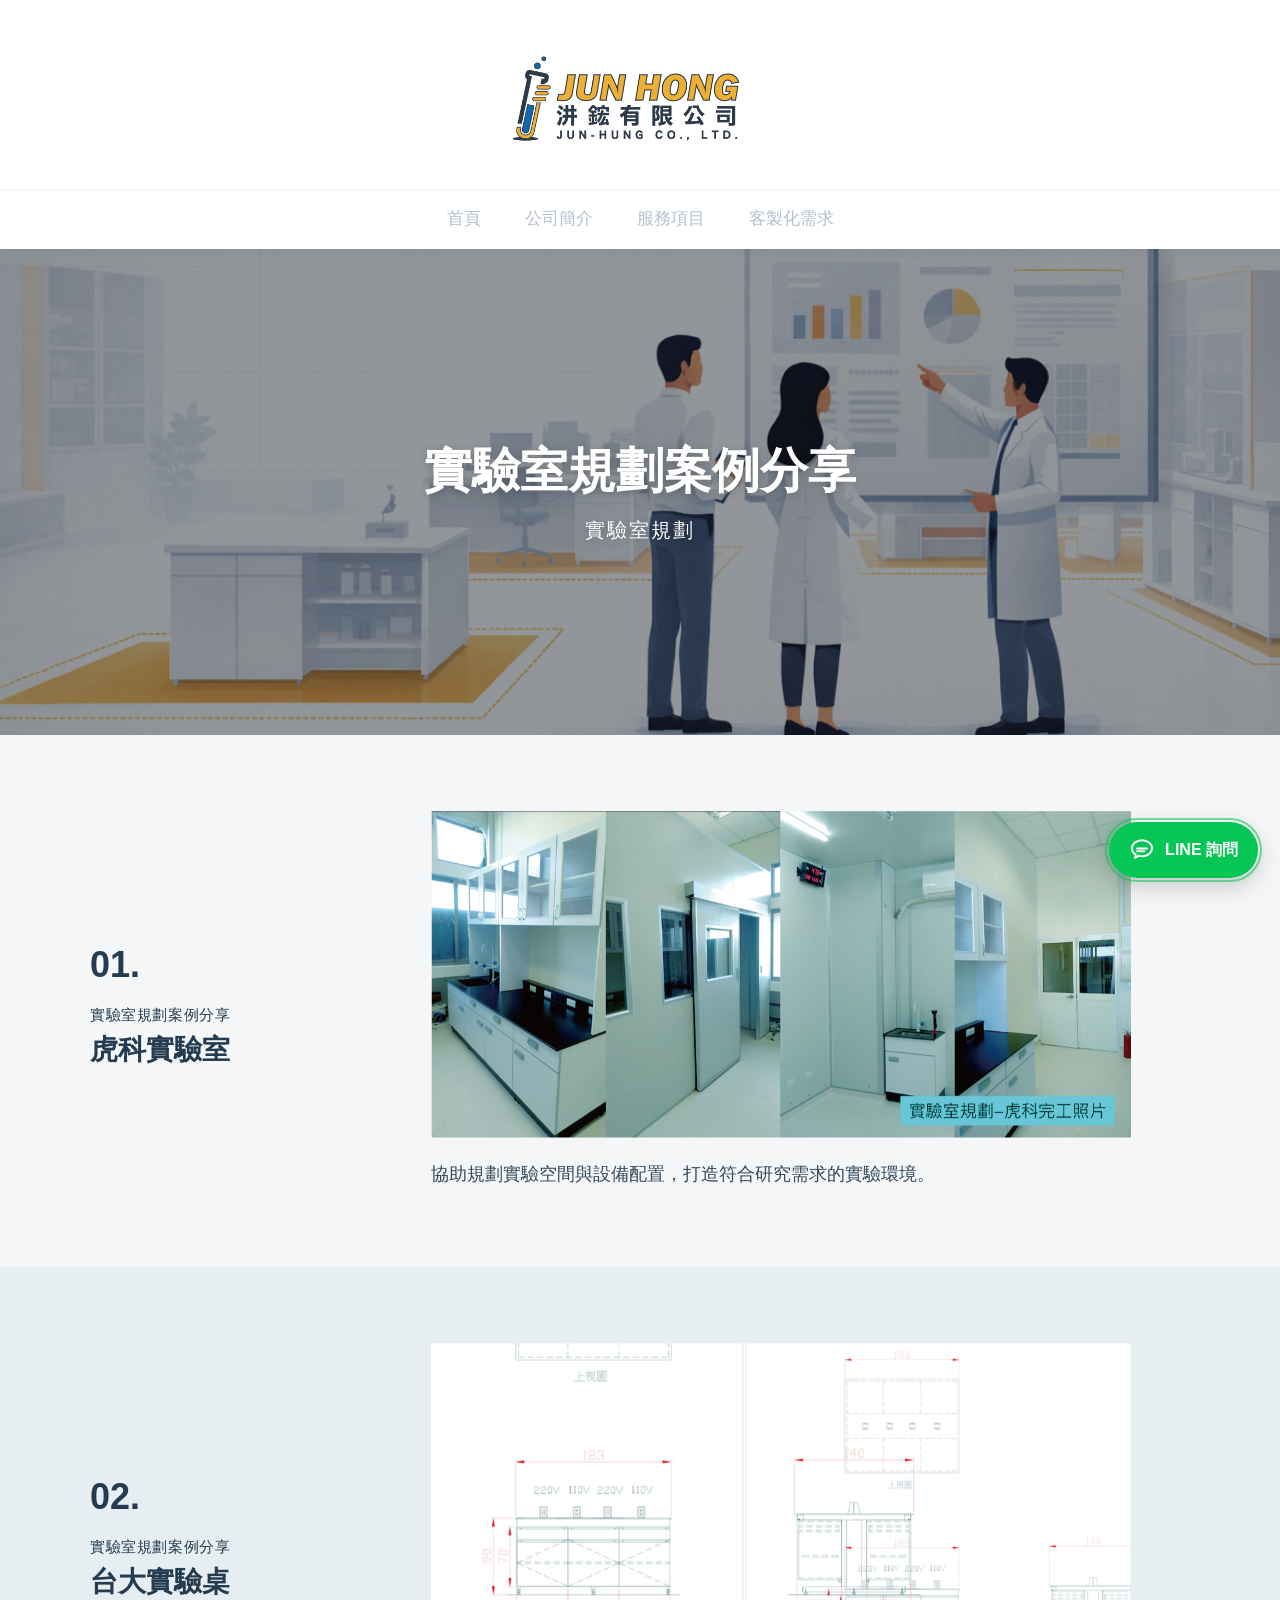
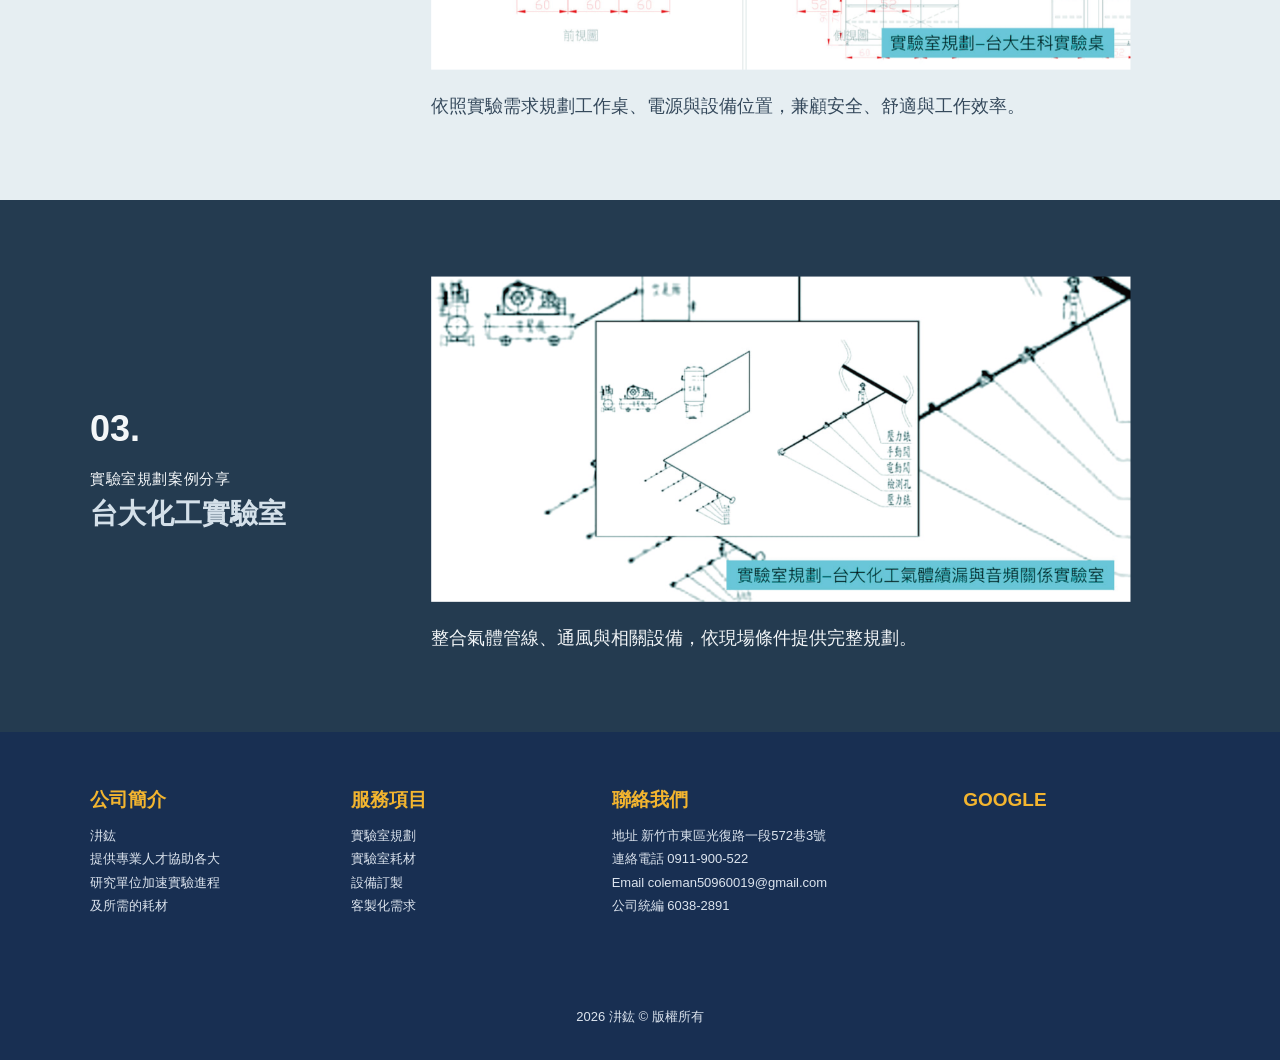
<file: lab-planning.html>
<!doctype html><html lang="zh-Hant"><head><meta charset="utf-8"><meta name="viewport" content="width=device-width,initial-scale=1"><title>實驗室規劃｜汫鈜</title><link rel="stylesheet" href="css/style.css"></head><body class="lab-planning-page"><header class="site-header"><div class="brand"><a href="index.html"><img src="assets/logo.png" alt="汫鈜 JUN HUNG"></a></div><div class="nav-wrap"><button class="menu-toggle" aria-label="開啟選單">☰</button><nav class="nav"><a href="index.html">首頁</a><a href="company.html">公司簡介</a><div class="nav-item"><button type="button">服務項目</button><div class="dropdown"><a href="lab-planning.html">實驗室規劃</a><a href="equipment.html">設備訂製</a><a href="consumables.html">實驗室耗材</a></div></div><a href="contact.html">客製化需求</a></nav></div></header><main><section class="hero" style="background-image:url('assets/heroes/lab.jpg')"><div class="hero-content"><h1>實驗室規劃案例分享</h1><p>實驗室規劃</p></div></section><section class="case-section"><section class="case-row" style="background:#f4f6f8"><div class="container case-grid"><div class="case-index"><div>01.</div><strong>實驗室規劃案例分享</strong><span>虎科實驗室</span></div><div class="case-copy"><img src="assets/cases/lab-tiger.jpg" alt="實驗室規劃案例分享 虎科實驗室"><p>協助規劃實驗空間與設備配置，打造符合研究需求的實驗環境。</p></div></div></section><section class="case-row" style="background:#e6eef2"><div class="container case-grid"><div class="case-index"><div>02.</div><strong>實驗室規劃案例分享</strong><span>台大實驗桌</span></div><div class="case-copy"><img src="assets/cases/lab-table.png" alt="實驗室規劃案例分享 台大實驗桌"><p>依照實驗需求規劃工作桌、電源與設備位置，兼顧安全、舒適與工作效率。</p></div></div></section><section class="case-row" style="background:#243b50"><div class="container case-grid"><div class="case-index"><div>03.</div><strong>實驗室規劃案例分享</strong><span>台大化工實驗室</span></div><div class="case-copy"><img src="assets/cases/lab-gas.png" alt="實驗室規劃案例分享 台大化工實驗室"><p>整合氣體管線、通風與相關設備，依現場條件提供完整規劃。</p></div></div></section></section></main><footer class="footer"><div class="container"><div class="footer-grid"><div><h3>公司簡介</h3><p>汫鈜</p><p>提供專業人才協助各大<br>研究單位加速實驗進程<br>及所需的耗材</p></div><div><h3>服務項目</h3><ul><li><a href="lab-planning.html">實驗室規劃</a></li><li><a href="consumables.html">實驗室耗材</a></li><li><a href="equipment.html">設備訂製</a></li><li><a href="contact.html">客製化需求</a></li></ul></div><div><h3>聯絡我們</h3><p>地址 新竹市東區光復路一段572巷3號</p><p>連絡電話 0911-900-522</p><p>Email coleman50960019@gmail.com</p><p>公司統編 6038-2891</p></div><div><h3>GOOGLE</h3><iframe class="map" loading="lazy" src="https://www.google.com/maps?q=%E6%96%B0%E7%AB%B9%E5%B8%82%E6%9D%B1%E5%8D%80%E5%85%89%E5%BE%A9%E8%B7%AF%E4%B8%80%E6%AE%B5572%E5%B7%B73%E8%99%9F&output=embed"></iframe></div></div><div class="copyright">2026 汫鈜 © 版權所有</div></div></footer><script src="js/main.js"></script></body></html>
</file>
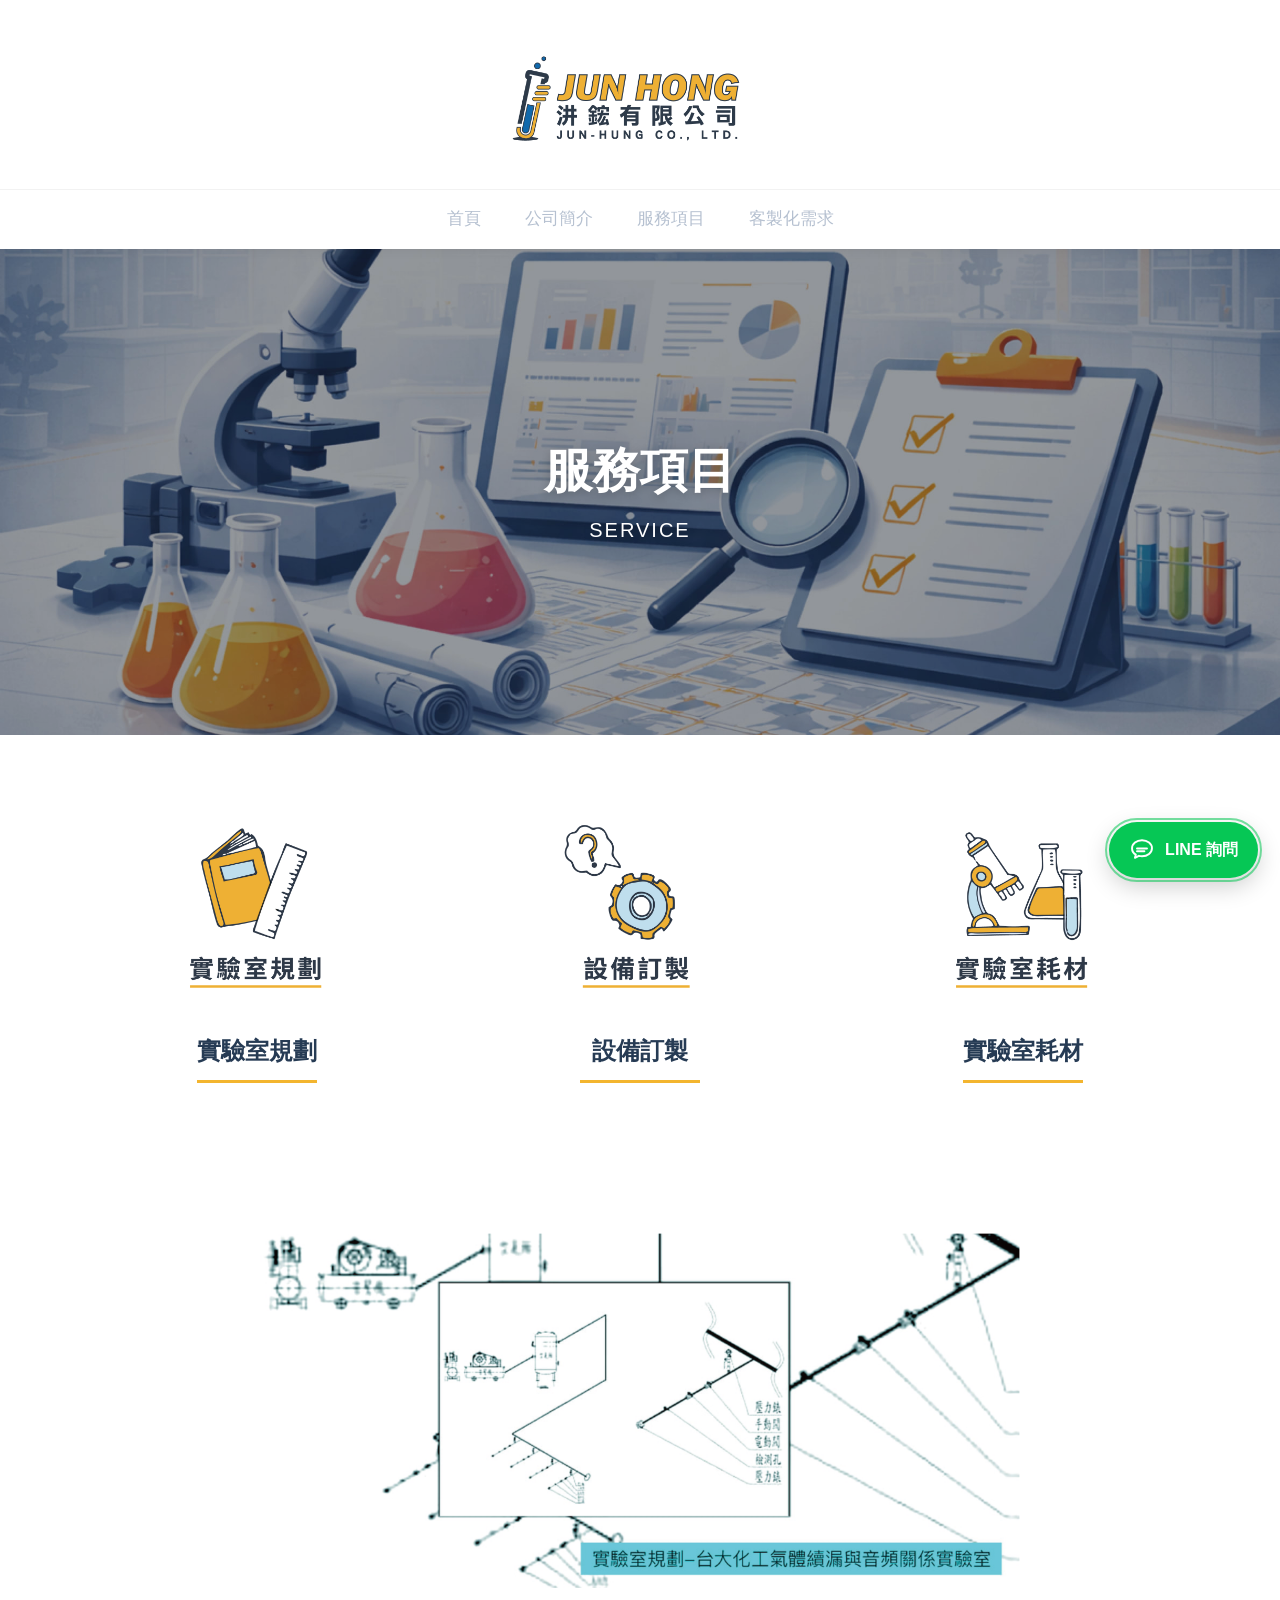
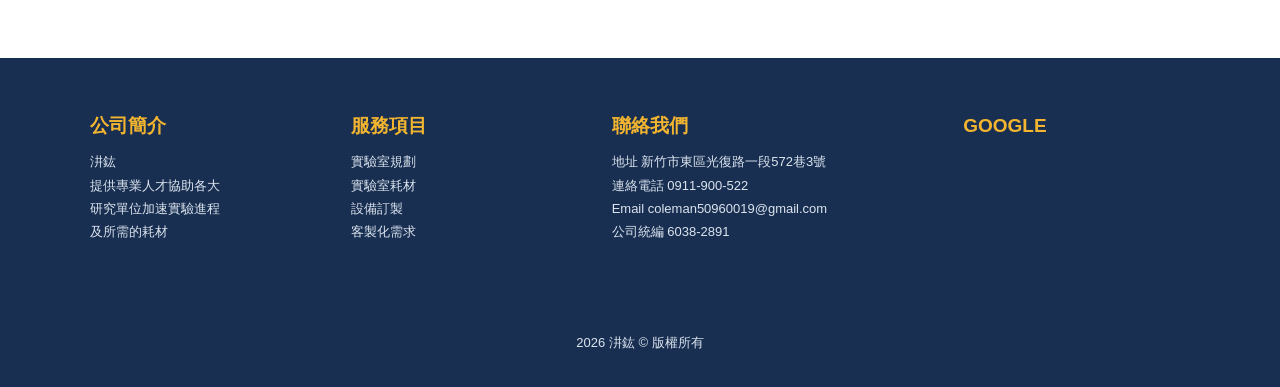
<file: services.html>
<!doctype html><html lang="zh-Hant"><head><meta charset="utf-8"><meta name="viewport" content="width=device-width,initial-scale=1"><title>服務項目｜汫鈜</title><link rel="stylesheet" href="css/style.css"></head><body><header class="site-header"><div class="brand"><a href="index.html"><img src="assets/logo.png" alt="汫鈜 JUN HUNG"></a></div><div class="nav-wrap"><button class="menu-toggle" aria-label="開啟選單">☰</button><nav class="nav"><a href="index.html">首頁</a><a href="company.html">公司簡介</a><div class="nav-item"><button type="button">服務項目</button><div class="dropdown"><a href="lab-planning.html">實驗室規劃</a><a href="equipment.html">設備訂製</a><a href="consumables.html">實驗室耗材</a></div></div><a href="contact.html">客製化需求</a></nav></div></header><main><section class="hero" style="background-image:url('assets/heroes/services.jpg')"><div class="hero-content"><h1>服務項目</h1><p>SERVICE</p></div></section><section class="section"><div class="container"><div class="service-grid"><a class="service-card" href="lab-planning.html"><img src="assets/service/lab-planning.png" alt=""><h3>實驗室規劃</h3></a><a class="service-card" href="equipment.html"><img src="assets/service/equipment.png" alt=""><h3>設備訂製</h3></a><a class="service-card" href="consumables.html"><img src="assets/service/consumables.png" alt=""><h3>實驗室耗材</h3></a></div></div></section><section class="section-tight"><div class="container simple-image"><img src="assets/cases/lab-gas.png" alt="實驗室規劃案例"></div></section></main><footer class="footer"><div class="container"><div class="footer-grid"><div><h3>公司簡介</h3><p>汫鈜</p><p>提供專業人才協助各大<br>研究單位加速實驗進程<br>及所需的耗材</p></div><div><h3>服務項目</h3><ul><li><a href="lab-planning.html">實驗室規劃</a></li><li><a href="consumables.html">實驗室耗材</a></li><li><a href="equipment.html">設備訂製</a></li><li><a href="contact.html">客製化需求</a></li></ul></div><div><h3>聯絡我們</h3><p>地址 新竹市東區光復路一段572巷3號</p><p>連絡電話 0911-900-522</p><p>Email coleman50960019@gmail.com</p><p>公司統編 6038-2891</p></div><div><h3>GOOGLE</h3><iframe class="map" loading="lazy" src="https://www.google.com/maps?q=%E6%96%B0%E7%AB%B9%E5%B8%82%E6%9D%B1%E5%8D%80%E5%85%89%E5%BE%A9%E8%B7%AF%E4%B8%80%E6%AE%B5572%E5%B7%B73%E8%99%9F&output=embed"></iframe></div></div><div class="copyright">2026 汫鈜 © 版權所有</div></div></footer><script src="js/main.js"></script></body></html>
</file>
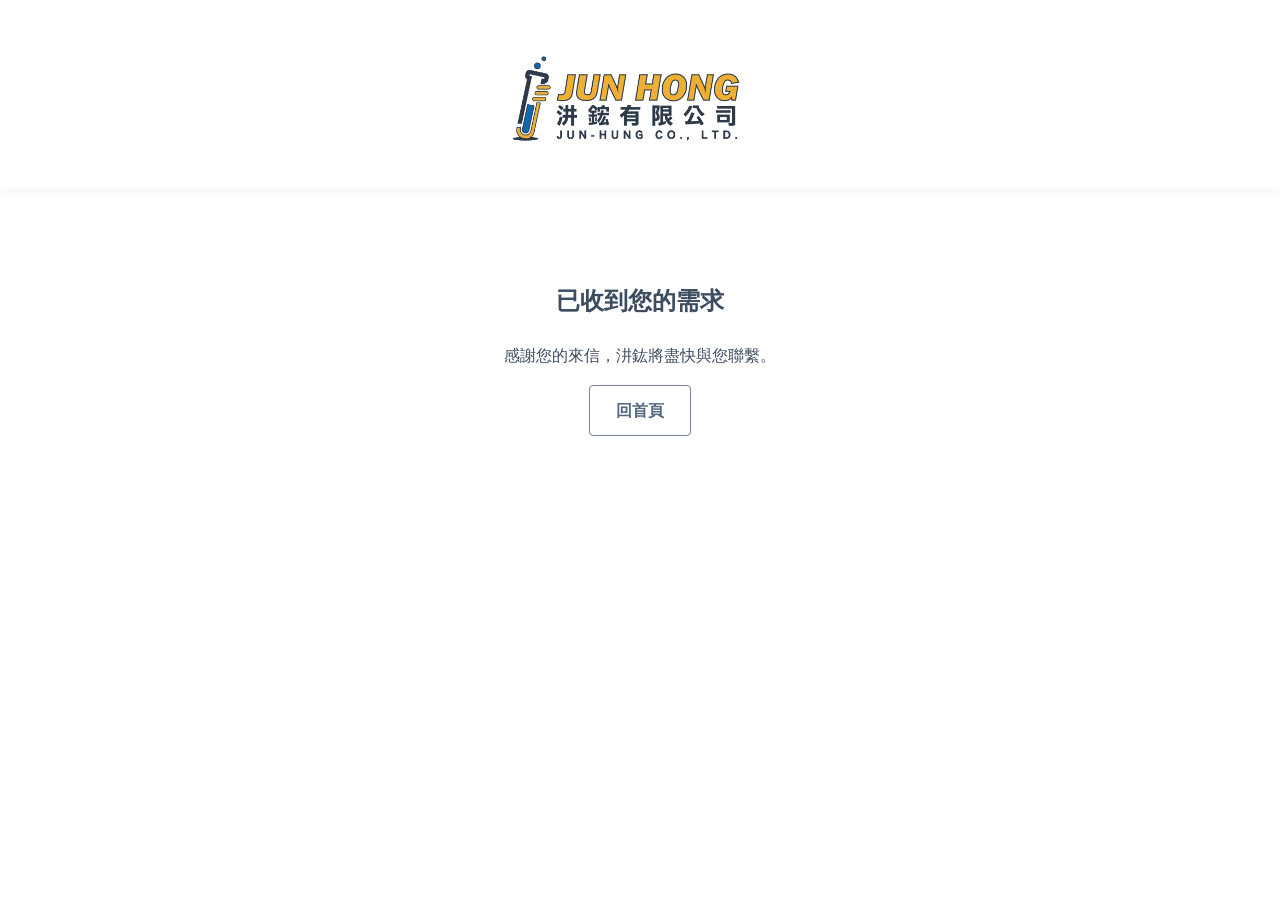
<file: thanks.html>
<!doctype html><html lang="zh-Hant"><head><meta charset="utf-8"><meta name="viewport" content="width=device-width,initial-scale=1"><title>送出成功｜汫鈜</title><link rel="stylesheet" href="css/style.css"></head><body><header class="site-header"><div class="brand"><a href="index.html"><img src="assets/logo.png" alt="汫鈜"></a></div></header><main><section class="section"><div class="container" style="text-align:center"><h1>已收到您的需求</h1><p>感謝您的來信，汫鈜將盡快與您聯繫。</p><a class="button" href="index.html">回首頁</a></div></section></main></body></html>
</file>
<file: css/style.css>
:root{--navy:#182f52;--yellow:#f3b52f;--text:#3d4d61;--muted:#a9b7c9;--container:1100px}
*{box-sizing:border-box}html{scroll-behavior:smooth}body{margin:0;font-family:"Noto Sans TC","PingFang TC","Microsoft JhengHei",Arial,sans-serif;color:var(--text);line-height:1.7}img{max-width:100%;display:block}a{color:inherit;text-decoration:none}
.container{width:min(var(--container),calc(100% - 40px));margin:auto}.site-header{background:#fff;position:sticky;top:0;z-index:50;box-shadow:0 1px 12px rgba(0,0,0,.06)}
.brand{display:flex;justify-content:center;padding:28px 20px 18px}.brand img{width:270px}.nav-wrap{display:flex;justify-content:center;border-top:1px solid #f2f2f2}.nav{display:flex;align-items:center}.nav a,.nav button{font:inherit;border:0;background:none;color:#b5c0d0;padding:15px 22px;font-size:17px;cursor:pointer}.nav a:hover,.nav button:hover{color:#34485f}.nav-item{position:relative}.dropdown{display:none;position:absolute;left:0;top:100%;background:#fff;min-width:190px;box-shadow:0 10px 30px rgba(0,0,0,.12);padding:8px 0}.nav-item:hover .dropdown,.nav-item.open .dropdown{display:block}.dropdown a{display:block;padding:9px 18px;font-size:15px;color:#aebbd0}.dropdown a:hover{background:#f6f7f9;color:#3c4c60}.menu-toggle{display:none;padding:12px 18px;border:0;background:#fff;font-size:24px}
.hero{min-height:clamp(340px,38vw,520px);padding:48px 24px;background-color:#263b50;background-size:cover;background-repeat:no-repeat;background-position:center;display:grid;place-items:center;position:relative;color:#fff;text-align:center;overflow:hidden}.hero:before{content:"";position:absolute;inset:0;background:rgba(20,43,68,.20)}.hero-content{position:relative;z-index:1;width:min(100%,900px);text-shadow:0 2px 8px rgba(0,0,0,.2)}.hero h1{font-size:clamp(30px,4vw,48px);line-height:1.35;margin:0 0 10px}.hero p{margin:0;font-size:clamp(16px,1.7vw,20px);line-height:1.6;letter-spacing:2px}
.hero{background-position:center calc(50% + var(--parallax-y, 0px));will-change:background-position}
.hero.company-cta-hero{min-height:clamp(340px,34vw,460px)}
.section{padding:72px 0}.section-tight{padding:50px 0}.section-title{text-align:center;margin:0 0 38px;font-size:28px}.service-grid{display:grid;grid-template-columns:repeat(3,1fr);gap:50px}.service-card{text-align:center}.service-card img{width:210px;height:210px;object-fit:contain;margin:0 auto 14px}.service-card h3{margin:0;font-size:24px;color:#263b54}.service-card h3:after{content:"";display:block;width:120px;height:3px;background:var(--yellow);margin:8px auto}.service-card p{max-width:310px;margin:16px auto;color:#758398;font-size:15px}
.home-intro{text-align:center}.home-intro h2{font-size:21px;margin:0}.home-intro p{margin:0;color:#69798c}.case-band{background:linear-gradient(115deg,#59607b,#8790aa);padding:62px 0;color:#fff}.case-image{width:min(760px,100%);margin:30px auto 0;background:#fff}.case-image img{width:100%}.cta{text-align:center;padding:60px 0 75px}.cta .eyebrow{color:#d6a42d;font-weight:700}.cta h2{font-size:27px}.cta img{width:470px;max-width:90%;margin:18px auto 28px}.button{display:inline-block;padding:11px 26px;border:1px solid #73849a;background:#fff;color:#53677f}.button:hover{background:#53677f;color:#fff}
.footer{background:var(--navy);color:#dce4ee;padding:52px 0 32px}.footer-grid{display:grid;grid-template-columns:1fr 1fr 1.4fr 1fr;gap:34px}.footer h3{color:var(--yellow);font-size:19px;margin:0 0 8px}.footer p,.footer li{font-size:13px;line-height:1.8;margin:0}.footer ul{list-style:none;padding:0;margin:0}.map{width:100%;height:130px;border:0}.copyright{text-align:center;margin-top:44px;font-size:13px}
.company-intro{background:#f6f7f8}.company-grid{display:grid;grid-template-columns:320px 1fr;gap:70px;align-items:center}.company-logo{width:260px;margin:auto}.company-grid p{margin:0 0 12px;font-size:15px}.dark-service{background:#112b3b;color:#fff}.dark-service .section-title,.dark-service .service-card h3{color:#fff}.dark-service .service-card p{color:#d9e1e8}.team-band{background:#9db1c8;color:#fff;text-align:center}.team-band img{width:100px;margin:0 auto 18px}.contact-panel{background:#f0f0f0;padding:42px}.contact-panel h2{text-align:center;margin-top:0}.form-placeholder{border:1px solid #d2d9e1;background:#fff;padding:30px;text-align:center;color:#718096}.form-placeholder code{display:block;word-break:break-all;margin-top:12px}.embed-form{width:100%;min-height:560px;border:0}
.dark-service .service-card img{width:92px;height:52px;object-fit:contain;margin:0 auto 24px}
.case-section{padding:0}.case-row{padding:60px 0}.case-grid{display:grid;grid-template-columns:180px 1fr;gap:45px;align-items:center}.case-index{font-size:30px;font-weight:700}.case-index strong{display:block;font-size:15px;line-height:1.5;margin-top:8px}.case-index span{display:block;font-size:15px;font-weight:400}.case-copy img{width:100%;max-width:700px;margin:0 auto 14px}.case-copy p{font-size:13px;margin:0 auto;max-width:700px}.simple-image{width:min(760px,100%);margin:20px auto}.simple-image img{width:100%}
.lab-planning-page .case-row{padding:clamp(44px,6vw,76px) 0}
.lab-planning-page .case-index{color:#243b50;font-size:clamp(28px,3vw,36px)}
.lab-planning-page .case-index strong{font-size:clamp(14px,1.2vw,16px);font-weight:500;line-height:1.5;letter-spacing:.04em}
.lab-planning-page .case-index span{font-size:clamp(24px,2.2vw,30px);font-weight:700;line-height:1.35;margin-top:5px}
.lab-planning-page .case-copy p{font-size:clamp(16px,1.5vw,18px);line-height:1.85;color:#34485b}
.lab-planning-page .case-row:nth-child(3) .case-index,
.lab-planning-page .case-row:nth-child(3) .case-copy p{color:#f3f6f8}
.lab-planning-page .case-row:nth-child(3) .case-index span{color:#d4e0e9}
.lab-planning-page .case-copy img{margin-bottom:20px}
@media(min-width:801px){.lab-planning-page .case-grid{grid-template-columns:minmax(190px,230px) 1fr;gap:clamp(30px,4vw,58px)}}
.consumables-page main>.section{background:#f3f6f8;padding:clamp(48px,7vw,84px) 0}
.consumables-page .simple-image{width:min(900px,100%);margin:0 auto 30px}
.consumables-page .simple-image img{border:1px solid #e0e6eb;box-shadow:0 12px 32px rgba(29,51,73,.10)}
.consumables-page main>.section .button{font-size:17px;padding:13px 30px;background:#fff}
.equipment-page .case-row{padding:clamp(38px,5vw,68px) 0}
.equipment-page .case-index{color:#243b50}
.equipment-page .case-index strong{font-size:clamp(17px,1.6vw,20px);line-height:1.5}
.equipment-page .case-index span{font-size:clamp(22px,2.1vw,28px);font-weight:700;line-height:1.35;margin-top:5px}
.equipment-page .case-copy p{font-size:clamp(16px,1.45vw,18px);line-height:1.85;color:#34485b}
.equipment-page .case-row:nth-child(2) .case-index,
.equipment-page .case-row:nth-child(2) .case-copy p{color:#f3f6f8}
.equipment-page .case-row:nth-child(2) .case-index span{color:#d4e0e9}
.equipment-page .case-row:nth-child(4) .case-index,
.equipment-page .case-row:nth-child(4) .case-copy p{color:#fff}
.equipment-page .case-row:nth-child(4) .case-index span{color:#dbe4eb}
.equipment-page .case-copy img{margin-bottom:20px}
@media(max-width:800px){.site-header{position:relative}.brand{padding:18px 15px 10px}.brand img{width:210px}.nav-wrap{justify-content:flex-end}.menu-toggle{display:block}.nav{display:none;flex-direction:column;align-items:stretch;width:100%}.nav.open{display:flex}.nav a,.nav button{padding:11px 18px;text-align:left;width:100%}.dropdown{position:static;box-shadow:none;padding:0 0 4px 18px}.nav-item:hover .dropdown{display:none}.nav-item.open .dropdown{display:block}.hero{min-height:190px}.hero h1{font-size:27px}.section{padding:52px 0}.service-grid{grid-template-columns:1fr;gap:30px}.service-card img{width:175px;height:175px}.footer-grid,.company-grid,.contact-grid,.case-grid{grid-template-columns:1fr;gap:25px}.case-index{text-align:center}}
@media(max-width:520px){.container{width:calc(100% - 28px)}.footer-grid{grid-template-columns:1fr}.footer .map{height:180px}.hero{min-height:175px}.hero h1{font-size:24px}}

.contact-form{max-width:900px;margin:auto}.form-grid{display:grid;grid-template-columns:repeat(3,1fr);gap:24px}.form-bottom{grid-template-columns:1fr 1fr;margin-top:18px}.contact-form label{display:block;color:#68788d;font-size:14px}.contact-form label>span{color:#e34b4b}.contact-form .small-title{display:block;color:#68788d;font-size:14px;margin:6px 0}.contact-form input,.contact-form select,.contact-form textarea{display:block;width:100%;margin-top:7px;border:1px solid #cbd4df;background:#f8f9fa;padding:11px 12px;font:inherit;color:#52657b;outline:none}.contact-form input:focus,.contact-form select:focus,.contact-form textarea:focus{border-color:#8195aa;background:#fff}.form-submit{text-align:center;margin-top:25px}.form-submit .button{cursor:pointer}.form-submit button{font:inherit}.form-submit button:hover{background:#53677f;color:#fff}.form-submit p{min-height:24px;margin:10px 0 0;font-size:14px;color:#68788d}
@media(max-width:700px){.form-grid,.form-bottom{grid-template-columns:1fr}.contact-panel{padding:25px 18px}}

.real-contact-form{max-width:850px;margin:auto}
.form-grid{display:grid;grid-template-columns:repeat(2,1fr);gap:20px 24px}
.real-contact-form .form-grid{grid-template-columns:repeat(3,minmax(0,1fr))}
.real-contact-form label{display:block;font-size:14px;color:#5d6978}
.real-contact-form label span{color:#d33}
.real-contact-form input,.real-contact-form select,.real-contact-form textarea{display:block;width:100%;margin-top:7px;padding:12px 13px;border:1px solid #cbd4df;background:#fdfdfd;font:inherit;color:#536174;border-radius:0}
.real-contact-form textarea{resize:vertical}
.real-contact-form .wide{grid-column:1/-1}
.submit-btn{display:block;margin:28px auto 0;padding:11px 28px;border:1px solid #73849a;background:#fff;color:#53677f;font:inherit;cursor:pointer}
.submit-btn:hover{background:#53677f;color:#fff}
@media(max-width:650px){.form-grid{grid-template-columns:1fr}.real-contact-form .wide{grid-column:auto}}
@media(min-width:651px) and (max-width:850px){.real-contact-form .form-grid{grid-template-columns:repeat(2,minmax(0,1fr))}}

/* 首頁尺寸 */
.home-hero{min-height:clamp(420px,48vw,640px);background-position:center calc(50% + var(--parallax-y, 0px));background-size:cover}
.home-hero:before{background:rgba(255,255,255,.12)}
.home-hero .hero-content{color:#586171;text-shadow:none;margin-top:-2px;padding:24px}
.home-hero h1{font-size:clamp(32px,4vw,50px);font-weight:700;line-height:1.35;margin:0 0 8px}
.home-hero p{font-size:clamp(17px,1.8vw,21px);font-weight:700;letter-spacing:2px}
.home-intro{padding:64px 0 74px}
.home-intro h2{font-size:clamp(24px,2.3vw,30px);color:#333;font-weight:600;line-height:1.5}
.home-intro p{font-size:18px;color:#69798c;margin-top:6px}
.home-service-grid{display:grid;grid-template-columns:repeat(3,minmax(0,220px));justify-content:center;gap:clamp(28px,7vw,90px);margin-top:38px}
.home-service-grid a{display:block}
.home-service-grid img{width:100%;height:220px;object-fit:contain}
.home-service-grid a{position:relative;isolation:isolate;transition:transform .25s ease}
.home-service-grid a>img{transition:transform .25s ease}
.home-service-circle{position:absolute;inset:0;width:100%;height:100%;overflow:visible;pointer-events:none}
.home-service-circle path{fill:none;stroke:var(--yellow);stroke-width:3.2;stroke-linecap:round;stroke-linejoin:round;stroke-dasharray:850;stroke-dashoffset:850;opacity:0}
.home-service-grid a:hover,.home-service-grid a:focus-visible{transform:translateY(-4px)}
.home-service-grid a:hover .home-service-circle path,.home-service-grid a:focus-visible .home-service-circle path,.home-service-grid a:active .home-service-circle path{animation:service-circle-draw .55s ease-out forwards}
@keyframes service-circle-draw{0%{stroke-dashoffset:850;opacity:.35}100%{stroke-dashoffset:0;opacity:1}}
.home-case-title{text-align:center;font-size:22px;color:#e7e8ef;margin-bottom:30px}
.case-band{padding:58px 0 70px}
.case-image{width:min(760px,100%);margin:0 auto;background:#fff}
.home-case-carousel-wrap{display:grid;grid-template-columns:48px minmax(0,760px) 48px;gap:18px;align-items:center;justify-content:center}
.home-case-carousel{position:relative;overflow:hidden;aspect-ratio:16/9;background:#e9edf1;touch-action:pan-y;width:100%;margin:0}
.home-case-slides,.home-case-slides img{position:absolute;inset:0;width:100%;height:100%}
.home-case-slides img{object-fit:contain;opacity:0;transition:opacity .45s ease}
.home-case-slides img.is-active{opacity:1}
.home-case-control{position:relative;z-index:3;display:grid;place-items:center;width:44px;height:44px;border:1px solid rgba(255,255,255,.75);border-radius:50%;background:rgba(24,47,82,.72);color:#fff;font:32px/1 Arial,sans-serif;cursor:pointer;pointer-events:auto}
.home-case-control:hover{background:rgba(24,47,82,.95)}
.home-case-dots{position:absolute;z-index:2;bottom:14px;left:50%;display:flex;gap:9px;transform:translateX(-50%)}
.home-case-dot{width:10px;height:10px;padding:0;border:1px solid #fff;border-radius:50%;background:rgba(255,255,255,.55);cursor:pointer}
.home-case-dot[aria-current="true"]{background:#fff;transform:scale(1.2)}
.home-contact-cta{text-align:center;background:#fff;padding:60px 0 80px}
.home-cta-lead{margin:0;color:#c69a36;font-size:17px;font-weight:700}
.home-cta-question{margin:8px 0 22px;color:#c69a36;font-size:18px;font-weight:700}
.home-cta-title{width:430px;max-width:85%;margin:0 auto 34px}
.home-form-panel{max-width:900px;margin:0 auto;background:#f0f0f0;padding:38px 52px 40px;text-align:left}
.home-form-title{text-align:center;color:#777;font-size:20px;margin-bottom:22px}
.home-contact-form label{display:block;color:#727272;font-size:15px}
.home-contact-form label span{color:#d33}
.home-form-top{display:grid;grid-template-columns:repeat(3,1fr);gap:22px}
.home-form-bottom{display:grid;grid-template-columns:1fr 1.25fr;gap:22px;margin-top:18px}
.home-contact-form input,.home-contact-form select,.home-contact-form textarea{display:block;width:100%;margin-top:7px;padding:11px 12px;border:1px solid #d4d7dc;background:#f8f8f8;border-radius:0;font:inherit;font-size:15px;color:#606060;outline:none}
.home-contact-form textarea{resize:vertical;min-height:110px}
.home-contact-form button{display:block;margin:22px auto 0;padding:11px 26px;border:1px solid #aeb5bf;background:#f8f8f8;color:#737b86;font-size:15px;cursor:pointer}
.home-contact-form button:hover{background:#53677f;color:#fff}
@media(max-width:700px){
 .hero{min-height:clamp(260px,64vw,400px);padding:36px 20px}
 .hero h1{font-size:clamp(28px,7vw,38px)}
 .hero p{font-size:16px}
 .hero.company-cta-hero{min-height:clamp(290px,70vw,400px)}
 .home-hero{min-height:clamp(340px,88vw,500px)}
 .home-hero h1{font-size:clamp(29px,7vw,40px)}
 .home-intro{padding:48px 0 54px}
 .home-service-grid{grid-template-columns:repeat(3,minmax(0,1fr));gap:14px;margin-top:28px}
 .home-service-grid img{width:100%;height:auto;aspect-ratio:1;}
 .home-case-title{font-size:19px}
 .case-band{padding:42px 0 48px}
 .home-case-carousel-wrap{grid-template-columns:34px minmax(0,1fr) 34px;gap:8px}
 .home-case-control{width:34px;height:34px;font-size:25px}
 .home-contact-cta{padding:44px 0 55px}
 .home-form-panel{padding:26px 22px}
 .home-form-top,.home-form-bottom{grid-template-columns:1fr;gap:14px}
}
@media(prefers-reduced-motion:reduce){.home-service-grid a,.home-service-grid a>img{transition:none}.home-service-grid a:hover,.home-service-grid a:focus-visible{transform:none}.home-service-grid a:hover .home-service-circle path,.home-service-grid a:focus-visible .home-service-circle path,.home-service-grid a:active .home-service-circle path{animation:none;stroke-dashoffset:0;opacity:1}}

/* 共用可讀性與行動版導覽調整 */
:root{--focus:#e2a71e}
body{font-size:16px}
.section-title{font-size:clamp(25px,3vw,32px);line-height:1.4;margin-bottom:clamp(28px,4vw,42px);color:#243b50}
.service-card p,.company-grid p{font-size:16px;line-height:1.85}
.button,.submit-btn,.home-contact-form button{min-height:48px;border-radius:4px;font-weight:600;transition:background-color .2s ease,color .2s ease,border-color .2s ease}
.nav a:focus-visible,.nav button:focus-visible,.menu-toggle:focus-visible,.button:focus-visible,.submit-btn:focus-visible,.home-contact-form button:focus-visible,.home-case-control:focus-visible,.home-case-dot:focus-visible{outline:3px solid var(--focus);outline-offset:3px}
.contact-panel{border-radius:8px;box-shadow:0 12px 34px rgba(24,47,82,.08)}
.contact-panel h2{font-size:clamp(23px,2.5vw,30px);color:#243b50;margin-bottom:28px}
.real-contact-form label{font-size:15px;line-height:1.6}
.real-contact-form input,.real-contact-form select,.real-contact-form textarea{font-size:16px;min-height:48px;padding:12px 14px;border-radius:4px;background:#fff}
.real-contact-form textarea{min-height:150px}
.submit-btn{min-width:190px;background:var(--navy);color:#fff;border-color:var(--navy)}
.submit-btn:hover{background:#29496f;color:#fff;border-color:#29496f}
.home-contact-form input,.home-contact-form select,.home-contact-form textarea{min-height:46px;border-radius:4px;background:#fff;font-size:16px}
.home-contact-form textarea{min-height:120px}
.home-contact-form button{background:var(--navy);color:#fff;border-color:var(--navy);font-size:15px}
.home-contact-form button:hover{background:#29496f;color:#fff}
.contact-panel,.home-form-panel{position:relative;overflow:hidden;border:1px solid #e1e8ee;border-radius:14px;background:linear-gradient(145deg,#fff 0%,#f5f8fb 100%);box-shadow:0 16px 42px rgba(24,47,82,.09)}
.contact-panel:before,.home-form-panel:before{content:"";position:absolute;inset:0 0 auto;height:5px;background:linear-gradient(90deg,var(--yellow),#f7d77c 55%,#dce8ef)}
.contact-panel h2{position:relative;margin-bottom:34px;padding-bottom:16px}
.contact-panel h2:after{content:"";position:absolute;bottom:0;left:50%;width:54px;height:3px;border-radius:3px;background:var(--yellow);transform:translateX(-50%)}
.real-contact-form label,.home-contact-form label{font-weight:600;color:#53677c}
.real-contact-form input,.real-contact-form select,.real-contact-form textarea,.home-contact-form input,.home-contact-form select,.home-contact-form textarea{border-color:#d7e0e8;box-shadow:0 2px 5px rgba(25,47,70,.025);transition:border-color .18s ease,box-shadow .18s ease,background-color .18s ease}
.real-contact-form input:focus,.real-contact-form select:focus,.real-contact-form textarea:focus,.home-contact-form input:focus,.home-contact-form select:focus,.home-contact-form textarea:focus{border-color:#7e9bb5;background:#fff;box-shadow:0 0 0 3px rgba(71,111,148,.13);outline:0}
.home-form-panel{padding-top:42px}
.home-form-title{position:relative;margin-bottom:25px;padding-bottom:12px;color:#243b50;font-size:22px;font-weight:700}
.home-form-title:after{content:"";position:absolute;bottom:0;left:50%;width:46px;height:3px;border-radius:3px;background:var(--yellow);transform:translateX(-50%)}
.submit-btn,.home-contact-form button{border:0;border-radius:6px;background:var(--navy);color:#fff;box-shadow:0 6px 16px rgba(24,47,82,.18);transition:transform .18s ease,box-shadow .18s ease,background-color .18s ease}
.submit-btn:hover,.home-contact-form button:hover{transform:translateY(-2px);background:#29496f;color:#fff;box-shadow:0 9px 20px rgba(24,47,82,.24)}
.submit-btn:active,.home-contact-form button:active{transform:translateY(0)}
.home-contact-cta{background:linear-gradient(180deg,#fff 0%,#f7f9fb 100%)}
@media(max-width:650px){.home-form-panel{padding-top:32px}.contact-panel h2{margin-bottom:26px}}
@media(max-width:800px){
 .site-header{display:flex;align-items:center;justify-content:space-between;gap:16px;padding:8px clamp(16px,4vw,30px);position:relative}
 .brand{flex:0 1 auto;justify-content:flex-start;padding:0}
 .brand img{width:180px;max-width:56vw}
 .nav-wrap{position:static;min-height:48px;align-items:center;justify-content:flex-end;flex:0 0 auto;border:0}
 .menu-toggle{min-width:48px;min-height:48px;padding:8px 12px;color:var(--navy);cursor:pointer}
 .nav.open{position:absolute;top:100%;left:0;z-index:60;display:flex;width:100%;max-height:calc(100vh - 100px);overflow-y:auto;background:#fff;box-shadow:0 12px 24px rgba(24,47,82,.14);border-top:1px solid #e7ebf0}
 .nav a,.nav button{min-height:48px;padding:12px 22px;font-size:16px;color:#34485f}
 .nav-item{width:100%}
 .dropdown{min-width:0;background:#f5f7f9}
 .dropdown a{padding-left:38px;font-size:15px}
 .service-grid{gap:36px}
 .service-card p,.company-grid p{font-size:16px}
 .footer-grid{gap:28px}
}
@media(max-width:650px){
 .contact-panel{padding:28px 20px}
 .real-contact-form .form-grid{grid-template-columns:1fr;gap:18px}
 .real-contact-form .wide{grid-column:auto}
 .home-form-panel{padding:24px 18px}
 .home-contact-form label{font-size:15px}
}
@media(max-width:800px){
 .container{width:min(var(--container),calc(100% - 36px))}
 .section{padding:clamp(42px,8vw,60px) 0}
 .case-row{padding:42px 0}
 .case-grid{gap:18px}
 .case-index{font-size:30px}
 .case-copy img{width:100%;margin-bottom:12px}
 .case-copy p{font-size:16px;line-height:1.8}
 .company-logo{width:min(220px,70vw)}
 .footer{padding:42px 0 28px}
 .footer-grid{grid-template-columns:repeat(2,minmax(0,1fr));gap:28px 22px}
 .footer p,.footer li{font-size:14px;overflow-wrap:anywhere}
 .copyright{margin-top:32px}
 .map{height:180px}
}
@media(max-width:520px){
 .container{width:calc(100% - 32px)}
 .site-header{gap:10px;padding:7px 14px}
 .brand img{width:min(160px,55vw)}
 .menu-toggle{min-width:48px;min-height:46px;padding:8px 14px;font-size:22px}
 .hero{background-size:auto calc(100% + 100px);background-position:center calc(50% + var(--parallax-y, 0px));}
 .home-hero .hero-content{padding:20px 12px}
 .home-intro{padding:42px 0 48px}
 .home-service-grid{gap:8px}
 .home-case-carousel-wrap{grid-template-columns:30px minmax(0,1fr) 30px;gap:6px}
 .home-case-control{width:30px;height:30px;font-size:23px}
 .home-case-dots{bottom:9px;gap:7px}
 .home-case-dot{width:9px;height:9px}
 .footer-grid{grid-template-columns:1fr;gap:24px}
 .footer .map{height:190px}
 .lab-planning-page .case-index,
 .equipment-page .case-index{text-align:center}
 .lab-planning-page .case-index strong,
 .equipment-page .case-index strong{font-size:15px}
 .lab-planning-page .case-index span,
 .equipment-page .case-index span{font-size:25px}
 .lab-planning-page .case-copy p,
 .equipment-page .case-copy p{font-size:16px}
 .consumables-page main>.section .button{width:min(100%,320px);padding:12px 18px;font-size:16px}
 .contact-panel{padding:24px 16px}
 .home-contact-cta{padding:40px 0 48px}
 .home-cta-lead,.home-cta-question{font-size:16px;line-height:1.7}
}

.line-contact{position:fixed;right:max(22px,env(safe-area-inset-right));bottom:max(22px,env(safe-area-inset-bottom));z-index:80;font-family:inherit}
.line-contact-toggle{position:relative;display:flex;align-items:center;gap:10px;min-height:56px;padding:0 20px;border:0;border-radius:999px;background:#06c755;color:#fff;font-family:inherit;font-size:16px;font-weight:600;line-height:1;box-shadow:0 8px 24px rgba(0,0,0,.2);cursor:pointer;transition:transform .2s ease,box-shadow .2s ease}
.line-contact-toggle:after{content:"";position:absolute;inset:-4px;border:2px solid rgba(6,199,85,.55);border-radius:inherit;pointer-events:none;animation:line-contact-pulse 3.4s ease-out infinite}
@keyframes line-contact-pulse{0%{transform:scale(.96);opacity:0}18%{opacity:.65}70%,100%{transform:scale(1.14);opacity:0}}
.line-contact-toggle:hover{transform:translateY(-2px);box-shadow:0 11px 28px rgba(0,0,0,.24)}
.line-contact-toggle svg{width:26px;height:26px;fill:none;stroke:currentColor;stroke-width:1.8;stroke-linecap:round;stroke-linejoin:round}
.line-contact-toggle.is-open{background:#243b50}
.line-contact-toggle.is-open:after{animation:none;opacity:0}
.line-contact-panel{position:absolute;right:0;bottom:70px;width:min(320px,calc(100vw - 32px));padding:22px;background:#fff;border:1px solid #e7edf0;border-radius:14px;box-shadow:0 14px 40px rgba(19,43,65,.18);color:#33465a}
.line-contact-panel[hidden]{display:none}
.line-contact-panel.is-visible{animation:line-panel-in .22s ease-out both}
@keyframes line-panel-in{from{opacity:0;transform:translateY(9px) scale(.98)}to{opacity:1;transform:translateY(0) scale(1)}}
.line-contact-close{position:absolute;top:10px;right:12px;width:36px;height:36px;border:0;border-radius:50%;background:#f1f4f6;color:#53677b;font-size:25px;line-height:1;cursor:pointer}
.line-contact-kicker{margin:0 0 4px;color:#06a84a;font-size:11px;font-weight:800;letter-spacing:.14em}
.line-contact-panel h2{margin:0;font-size:21px;line-height:1.4;color:#243b50}
.line-contact-description{margin:7px 0 14px;font-size:14px;line-height:1.65;color:#718096}
.line-contact-qr-link{display:flex;flex-direction:column;align-items:center;gap:8px;margin:0 0 13px;color:#718096;font-size:12px;text-decoration:none}
.line-contact-qr{display:block;width:164px;height:164px;padding:8px;border:1px solid #e5ebef;border-radius:10px;background:#fff;image-rendering:pixelated}
.line-contact-qr-link:hover{color:#243b50}
.line-contact-open{display:none;align-items:center;gap:11px;margin-top:10px;padding:12px 14px;border-radius:8px;background:#06c755;color:#fff;font-size:15px;font-weight:700}
.line-contact-open svg,.line-contact-call svg{flex:0 0 22px;width:22px;height:22px;fill:none;stroke:currentColor;stroke-width:1.8;stroke-linecap:round;stroke-linejoin:round}
.line-contact-open>span:nth-of-type(1),.line-contact-call>span:nth-of-type(1){flex:1}
.line-contact-open .line-contact-arrow,.line-contact-call .line-contact-arrow{font-size:18px;font-weight:500}
.line-contact-call{display:none}
.line-contact-toggle:focus-visible,.line-contact-close:focus-visible,.line-contact-open:focus-visible{outline:3px solid #f3b52f;outline-offset:3px}
@media(prefers-reduced-motion:reduce){.line-contact-panel.is-visible{animation:none}.line-contact-toggle{transition:none}.line-contact-toggle:after{animation:none}}
@media(max-width:520px){
 .line-contact{right:max(14px,env(safe-area-inset-right));bottom:max(14px,env(safe-area-inset-bottom))}
 .line-contact-toggle{min-height:52px;padding:0 16px;font-size:15px}
 .line-contact-panel{bottom:62px;padding:20px;border-radius:14px}
 .line-contact-qr-link{display:none}
 .line-contact-open{display:flex}
 .line-contact-call{display:flex;align-items:center;gap:11px;margin-top:8px;padding:12px 14px;border:1px solid #1769aa;border-radius:8px;background:#1769aa;color:#fff;font-size:15px;font-weight:700}
 .line-contact-call span small{display:block;margin-top:2px;font-size:13px;font-weight:500;opacity:.9}
}
</file>
